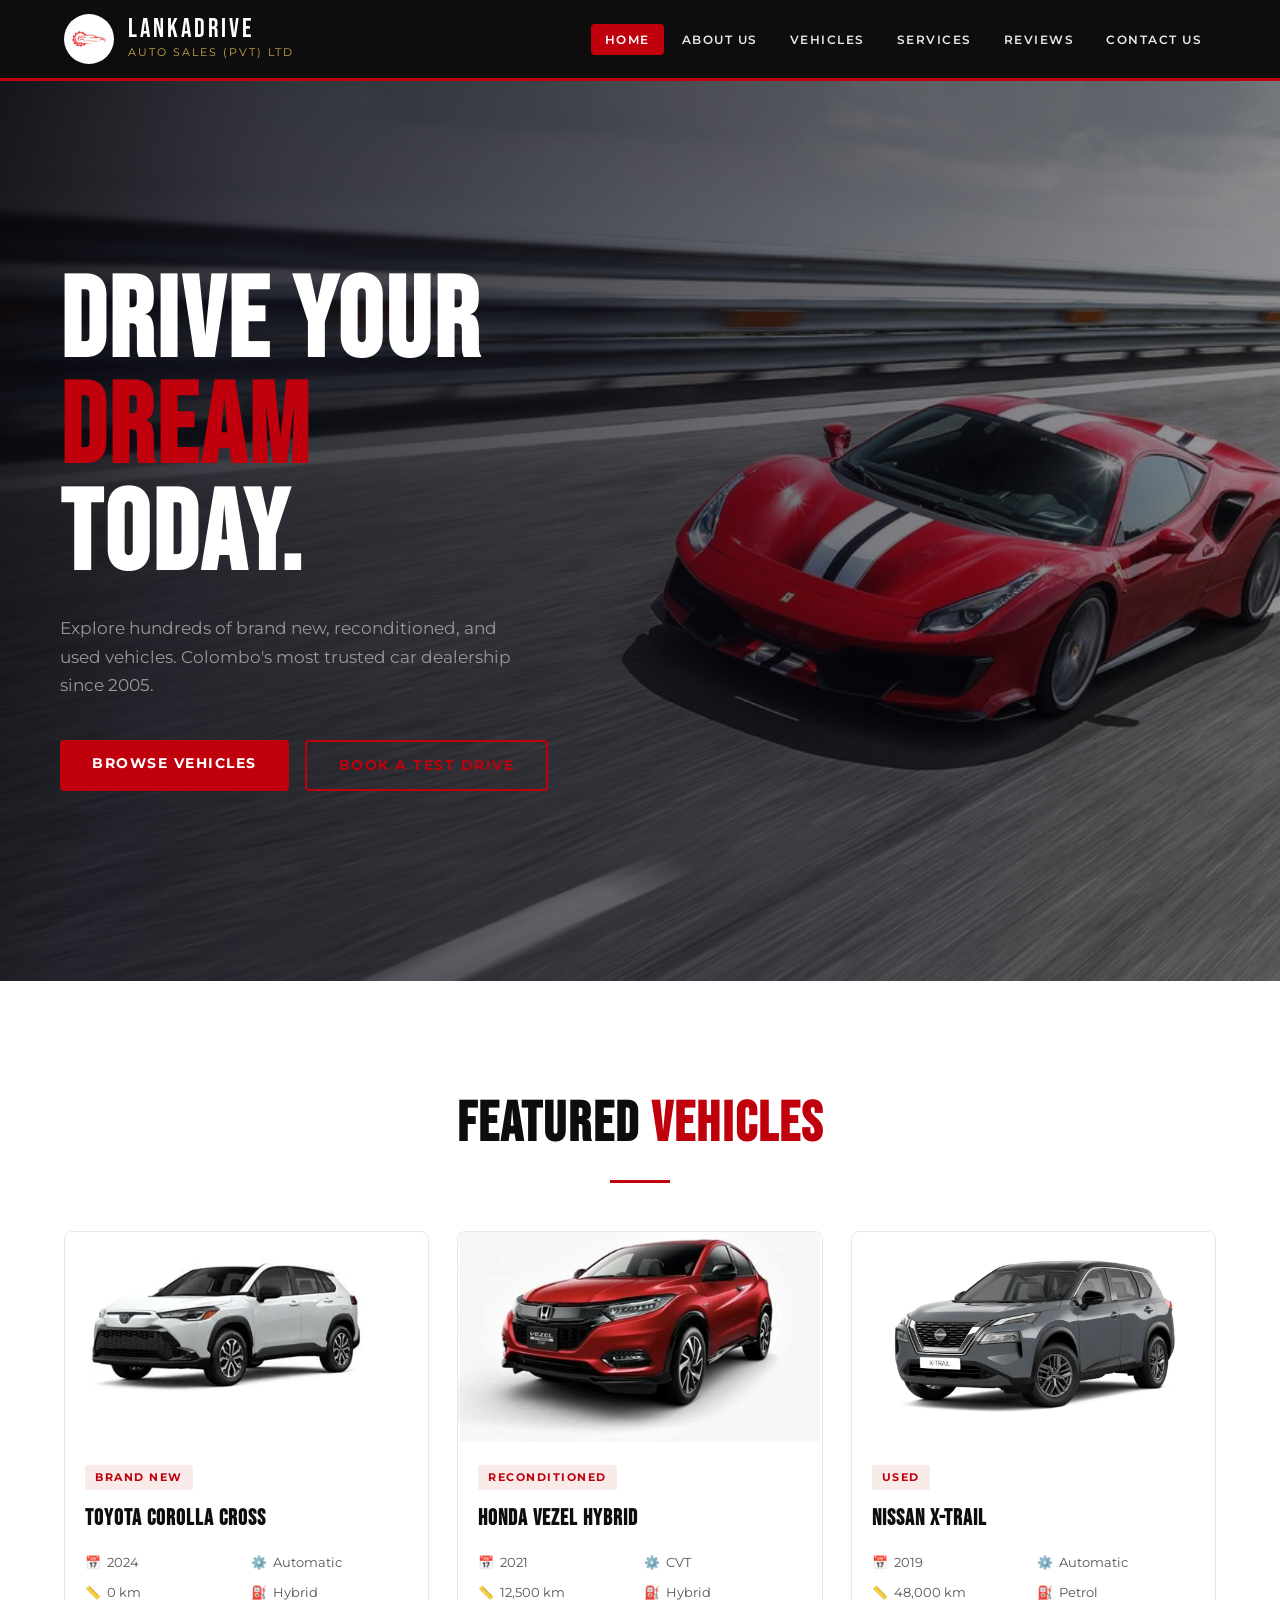
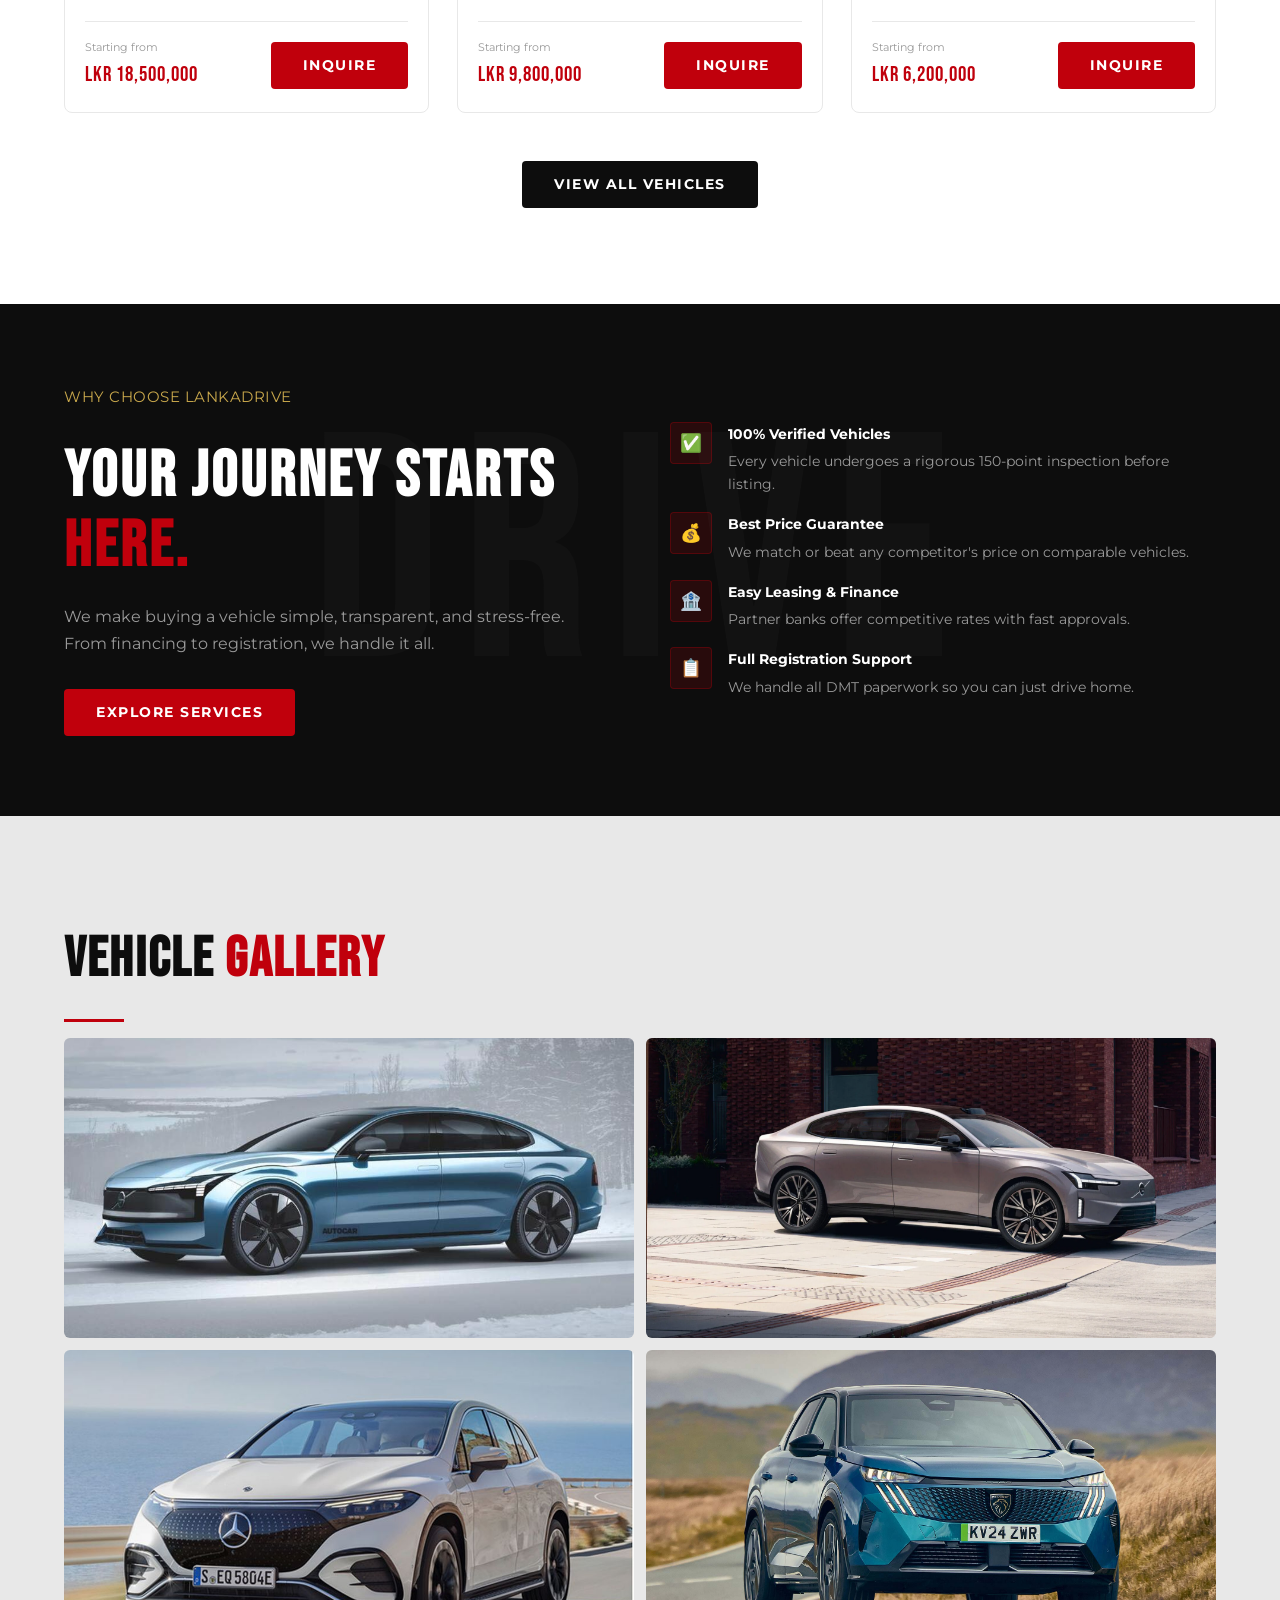
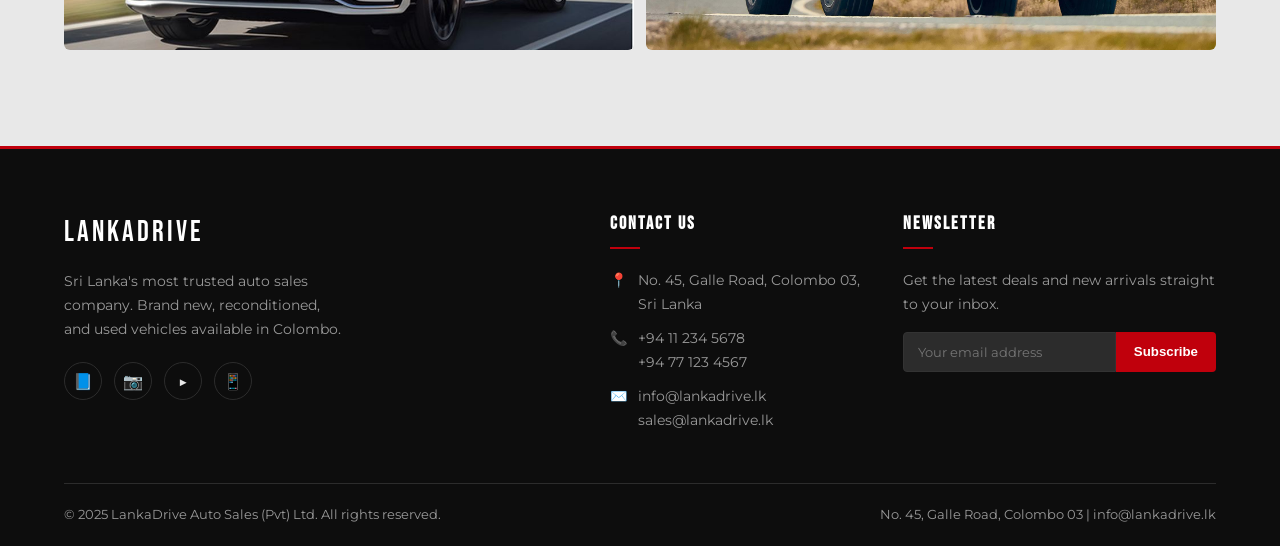
<file: index.html>
<!DOCTYPE html>
<html lang="en">
<head>
  <meta charset="UTF-8" />
  <meta name="viewport" content="width=device-width, initial-scale=1.0" />
  <title>LankaDrive Auto Sales (Pvt) Ltd</title>
  <link rel="stylesheet" href="css/style.css" />
</head>
<body>

  <!-- ===== HEADER ===== -->
  <header>
    <div class="header-inner">
      <div class="logo-wrap">
        <div class="logo-icon"><img src="media/logo.webp" alt="LankaDrive Logo"></div>
        <div class="logo-text">
          <div class="brand">LankaDrive</div>
          <div class="tagline">Auto Sales (Pvt) Ltd</div>
        </div>
      </div>
      <nav>
        <ul>
          <li><a href="index.html" class="active">Home</a></li>
          <li><a href="about.html">About Us</a></li>
          <li><a href="vehicles.html">Vehicles</a></li>
          <li><a href="services.html">Services</a></li>
          <li><a href="reviews.html">Reviews</a></li>
          <li><a href="contact.html">Contact Us</a></li>
        </ul>
      </nav>
    </div>
  </header>

  <!-- ===== HERO BANNER ===== -->
  <section class="hero">
    <div class="hero-bg"></div>
    <div class="hero-content">
      <h1>
        Drive Your
        <span class="accent">Dream</span>
        Today.
      </h1>
      <p>Explore hundreds of brand new, reconditioned, and used vehicles. Colombo's most trusted car dealership since 2005.</p>
      <div class="hero-btns">
        <a href="vehicles.html" class="btn btn-red">Browse Vehicles</a>
        <a href="contact.html" class="btn btn-outline">Book a Test Drive</a>
      </div>
    </div>
  </section>

  <!-- ===== FEATURED VEHICLES ===== -->
  <section class="featured-vehicles">
    <div class="container">
      <h2 class="section-title text-center">Featured <span>Vehicles</span></h2>
      <div class="divider" style="margin: 0 auto 48px;"></div>

      <div class="vehicles-grid">

        <div class="vehicle-card">
          <div class="card-img"><img src="media/fv1.webp" alt="Toyota Corolla Cross"></div>
          <div class="card-body">
            <span class="card-badge">Brand New</span>
            <h3 class="card-title">Toyota Corolla Cross</h3>
            <div class="card-specs">
              <div class="spec-item"><span>📅</span> 2024</div>
              <div class="spec-item"><span>⚙️</span> Automatic</div>
              <div class="spec-item"><span>📏</span> 0 km</div>
              <div class="spec-item"><span>⛽</span> Hybrid</div>
            </div>
            <div class="card-footer">
              <div class="price">
                <small>Starting from</small>
                LKR 18,500,000
              </div>
              <a href="contact.html" class="btn btn-red">Inquire</a>
            </div>
          </div>
        </div>

        <div class="vehicle-card">
          <div class="card-img"><img src="media/fv2.webp" alt="Honda Vezel Hybrid"></div>
          <div class="card-body">
            <span class="card-badge">Reconditioned</span>
            <h3 class="card-title">Honda Vezel Hybrid</h3>
            <div class="card-specs">
              <div class="spec-item"><span>📅</span> 2021</div>
              <div class="spec-item"><span>⚙️</span> CVT</div>
              <div class="spec-item"><span>📏</span> 12,500 km</div>
              <div class="spec-item"><span>⛽</span> Hybrid</div>
            </div>
            <div class="card-footer">
              <div class="price">
                <small>Starting from</small>
                LKR 9,800,000
              </div>
              <a href="contact.html" class="btn btn-red">Inquire</a>
            </div>
          </div>
        </div>

        <div class="vehicle-card">
          <div class="card-img"><img src="media/fv3.webp" alt="Nissan X-Trail"></div>
          <div class="card-body">
            <span class="card-badge">Used</span>
            <h3 class="card-title">Nissan X-Trail</h3>
            <div class="card-specs">
              <div class="spec-item"><span>📅</span> 2019</div>
              <div class="spec-item"><span>⚙️</span> Automatic</div>
              <div class="spec-item"><span>📏</span> 48,000 km</div>
              <div class="spec-item"><span>⛽</span> Petrol</div>
            </div>
            <div class="card-footer">
              <div class="price">
                <small>Starting from</small>
                LKR 6,200,000
              </div>
              <a href="contact.html" class="btn btn-red">Inquire</a>
            </div>
          </div>
        </div>

      </div>

      <div class="text-center mt-48">
        <a href="vehicles.html" class="btn btn-dark">View All Vehicles</a>
      </div>
    </div>
  </section>

  <!-- ===== PROMO SECTION ===== -->
  <section class="promo-section">
    <div class="container">
      <div class="promo-inner">
        <div class="promo-text">
          <p class="section-sub" style="color: var(--gold);">WHY CHOOSE LANKADRIVE</p>
          <h2>Your Journey Starts <span>Here.</span></h2>
          <p>We make buying a vehicle simple, transparent, and stress-free. From financing to registration, we handle it all.</p>
          <a href="services.html" class="btn btn-red">Explore Services</a>
        </div>
        <div class="promo-features">
          <div class="promo-feature">
            <div class="icon">✅</div>
            <div>
              <strong>100% Verified Vehicles</strong>
              <p>Every vehicle undergoes a rigorous 150-point inspection before listing.</p>
            </div>
          </div>
          <div class="promo-feature">
            <div class="icon">💰</div>
            <div>
              <strong>Best Price Guarantee</strong>
              <p>We match or beat any competitor's price on comparable vehicles.</p>
            </div>
          </div>
          <div class="promo-feature">
            <div class="icon">🏦</div>
            <div>
              <strong>Easy Leasing &amp; Finance</strong>
              <p>Partner banks offer competitive rates with fast approvals.</p>
            </div>
          </div>
          <div class="promo-feature">
            <div class="icon">📋</div>
            <div>
              <strong>Full Registration Support</strong>
              <p>We handle all DMT paperwork so you can just drive home.</p>
            </div>
          </div>
        </div>
      </div>
    </div>
  </section>

  <!-- ===== GALLERY ===== -->
  <section class="gallery-section">
    <div class="container">
      <h2 class="section-title">Vehicle <span>Gallery</span></h2>
      <div class="divider"></div>
      <div class="gallery-grid">
        <div class="gallery-item"><img src="media/car1.jpg" alt="Vehicle 1"></div>
        <div class="gallery-item"><img src="media/car2.webp" alt="Vehicle 2"></div>
        <div class="gallery-item"><img src="media/car3.jpg" alt="Vehicle 3"></div>
        <div class="gallery-item"><img src="media/car4.jpg" alt="Vehicle 4"></div>
      </div>
    </div>
  </section>

  <!-- ===== FOOTER ===== -->
  <footer>
    <div class="container">
      <div class="footer-grid">
        <div class="footer-brand">
          <div class="brand">LankaDrive</div>
          <p>Sri Lanka's most trusted auto sales company. Brand new, reconditioned, and used vehicles available in Colombo.</p>
          <div class="social-links">
            <a href="#" title="Facebook">📘</a>
            <a href="#" title="Instagram">📷</a>
            <a href="#" title="YouTube">▶️</a>
            <a href="#" title="WhatsApp">📱</a>
          </div>
        </div>
        <div class="footer-col">
          <h4>Contact Us</h4>
          <ul class="footer-contact">
            <li><span>📍</span><span>No. 45, Galle Road, Colombo 03, Sri Lanka</span></li>
            <li><span>📞</span><span>+94 11 234 5678<br>+94 77 123 4567</span></li>
            <li><span>✉️</span><span>info@lankadrive.lk<br>sales@lankadrive.lk</span></li>
          </ul>
        </div>
        <div class="footer-col">
          <h4>Newsletter</h4>
          <p style="font-size:0.85rem;color:var(--grey-light);margin-bottom:16px;">Get the latest deals and new arrivals straight to your inbox.</p>
          <form class="newsletter-form" onsubmit="return false;">
            <input type="email" placeholder="Your email address" />
            <button type="submit">Subscribe</button>
          </form>
        </div>
      </div>
      <div class="footer-bottom">
        <p>&copy; 2025 LankaDrive Auto Sales (Pvt) Ltd. All rights reserved.</p>
        <p>No. 45, Galle Road, Colombo 03 | info@lankadrive.lk</p>
      </div>
    </div>
  </footer>

</body>
</html>
</file>
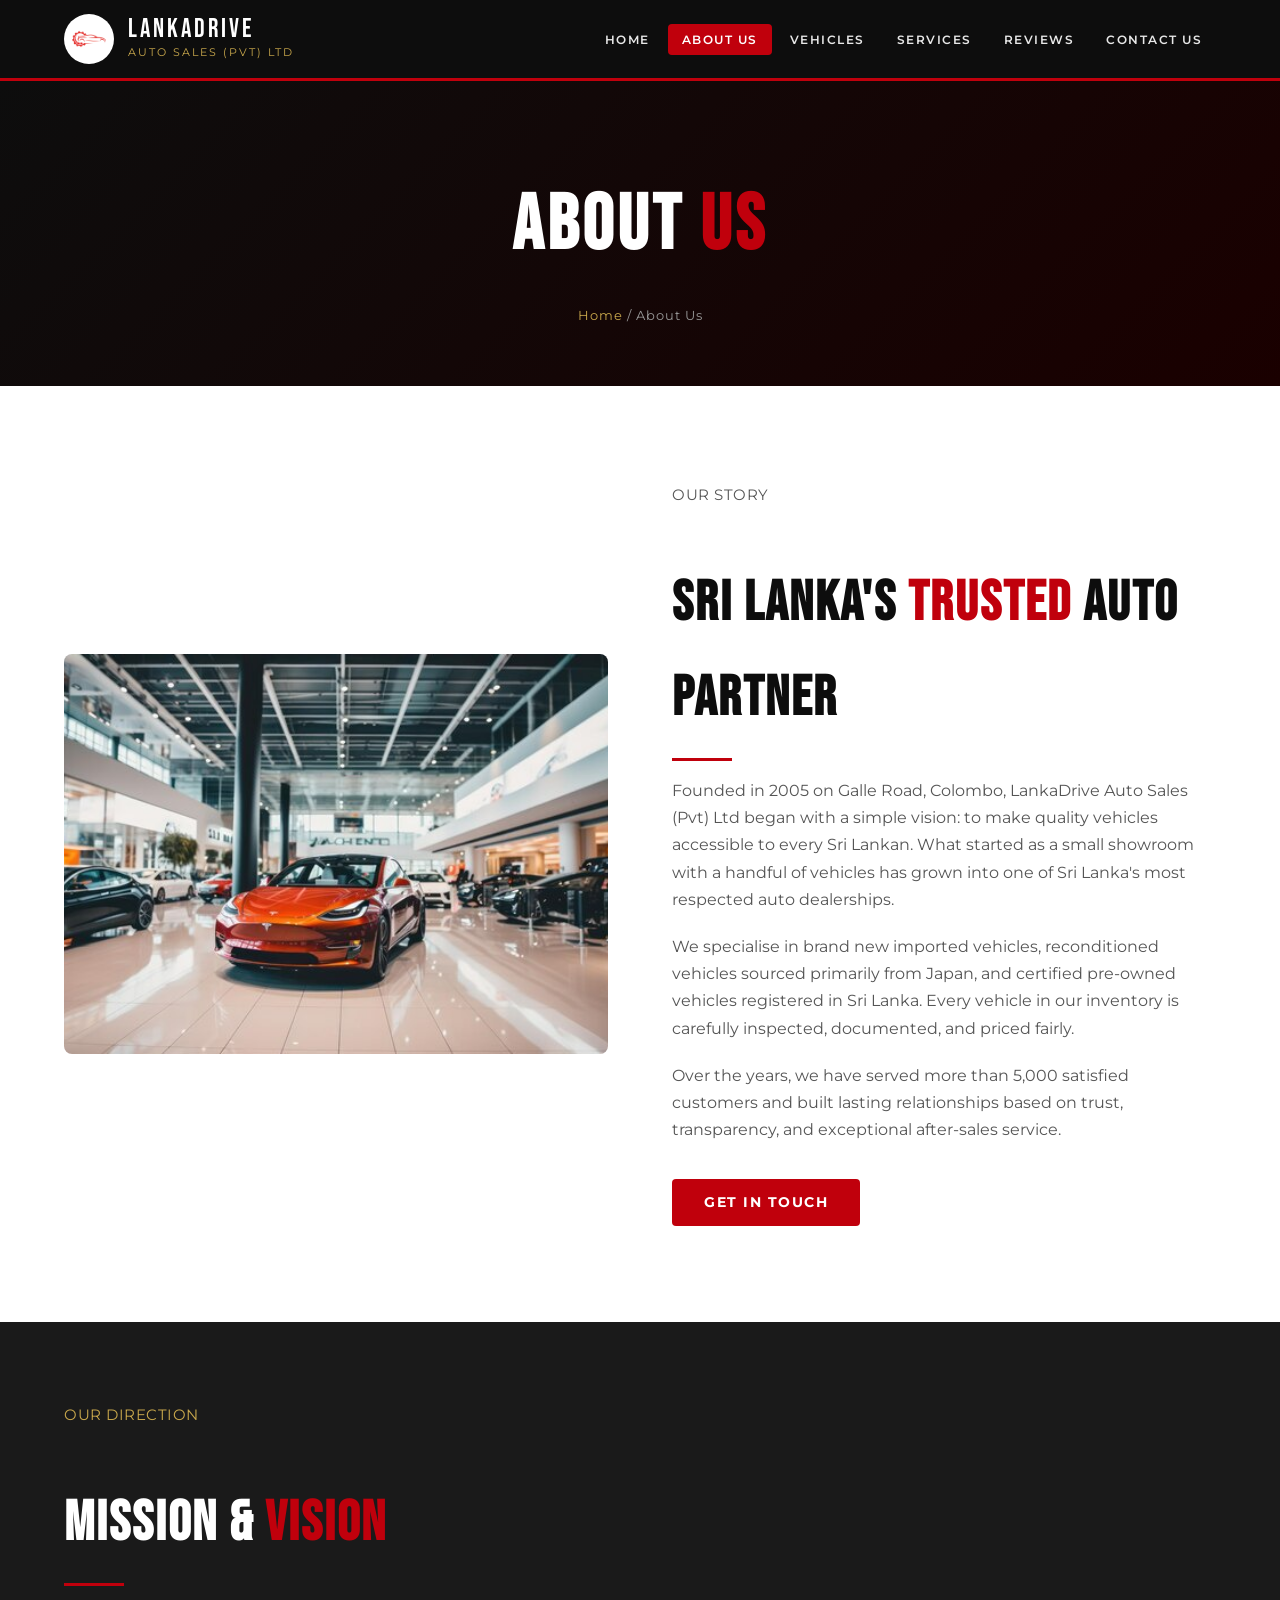
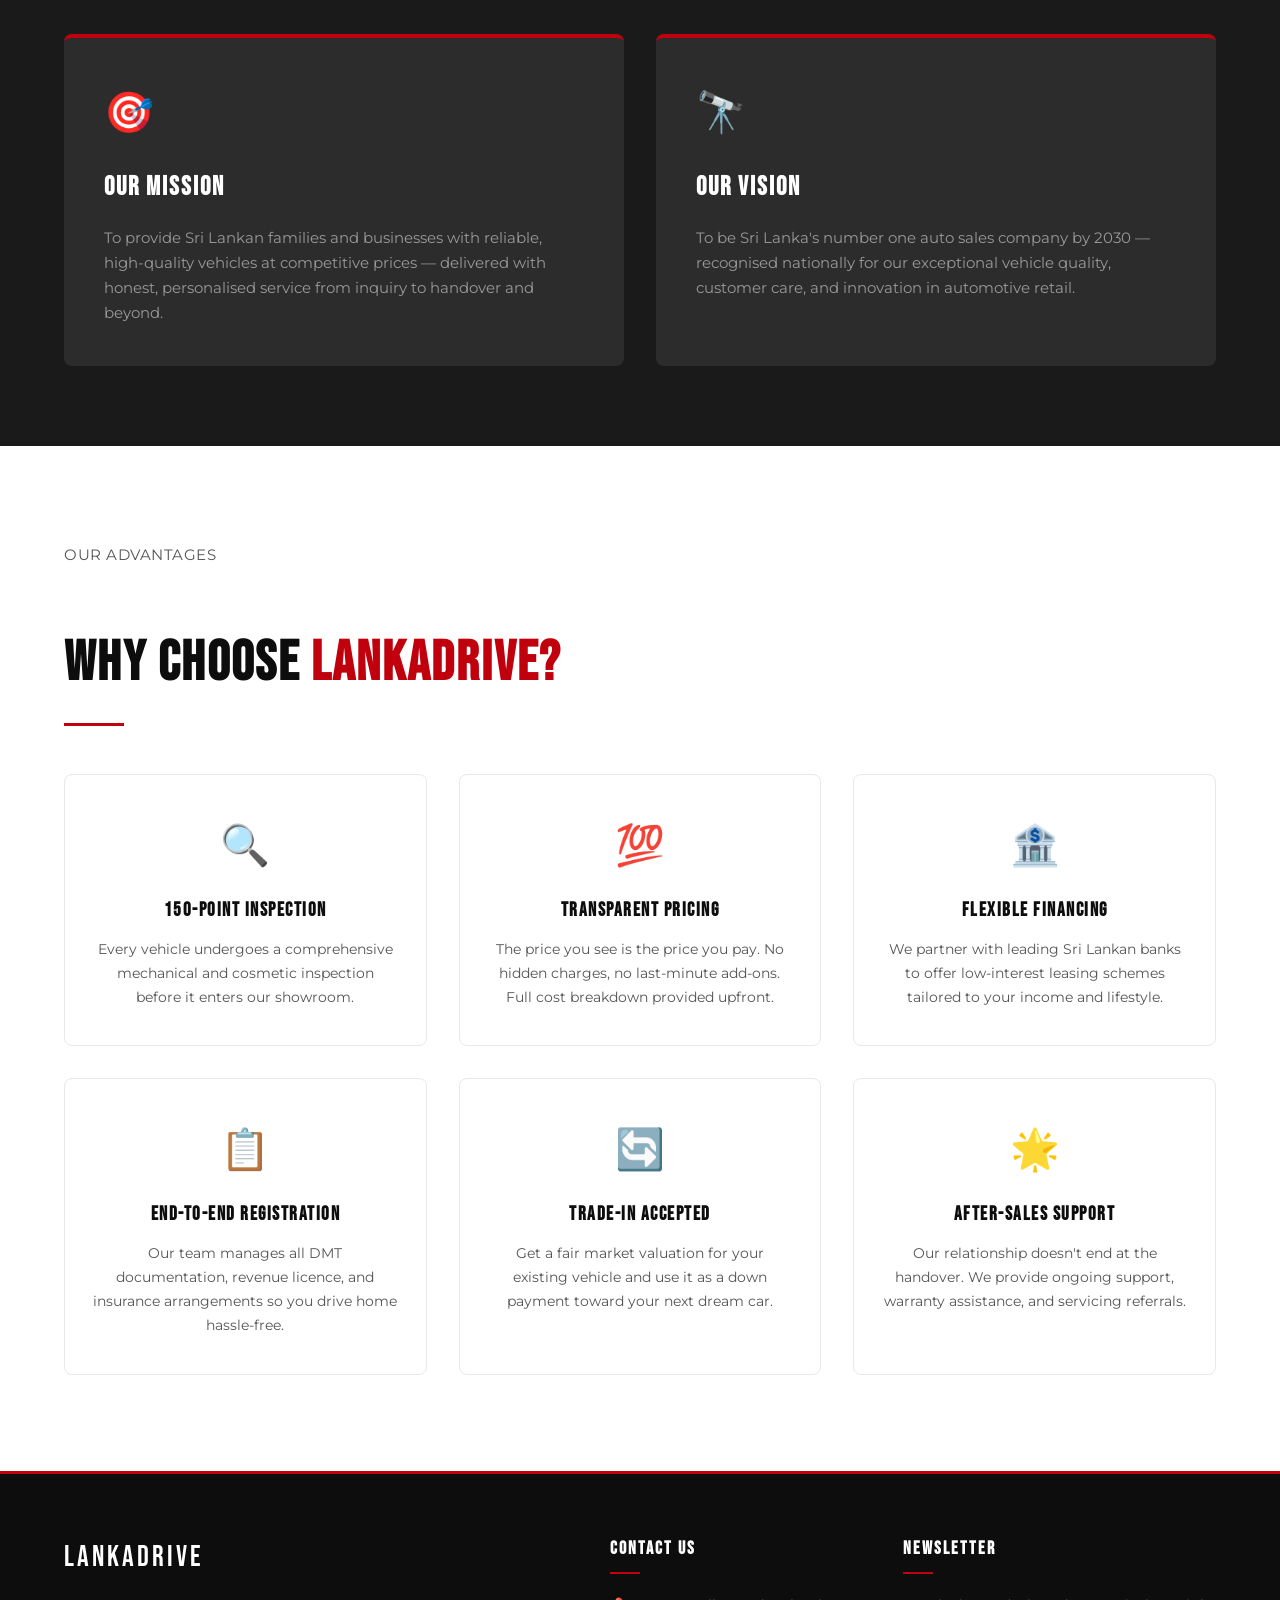
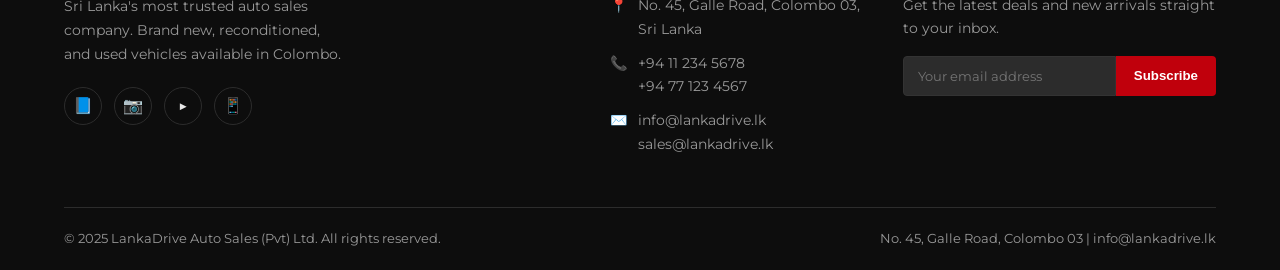
<file: about.html>
<!DOCTYPE html>
<html lang="en">
<head>
  <meta charset="UTF-8" />
  <meta name="viewport" content="width=device-width, initial-scale=1.0" />
  <title>About Us — LankaDrive Auto Sales</title>
  <link rel="stylesheet" href="css/style.css" />
</head>
<body>

  <!-- ===== HEADER ===== -->
  <header>
    <div class="header-inner">
      <div class="logo-wrap">
        <div class="logo-icon"><img src="media/logo.webp" alt="LankaDrive Logo"></div>
        <div class="logo-text">
          <div class="brand">LankaDrive</div>
          <div class="tagline">Auto Sales (Pvt) Ltd</div>
        </div>
      </div>
      <nav>
        <ul>
          <li><a href="index.html">Home</a></li>
          <li><a href="about.html" class="active">About Us</a></li>
          <li><a href="vehicles.html">Vehicles</a></li>
          <li><a href="services.html">Services</a></li>
          <li><a href="reviews.html">Reviews</a></li>
          <li><a href="contact.html">Contact Us</a></li>
        </ul>
      </nav>
    </div>
  </header>

  <!-- ===== PAGE HERO ===== -->
  <section class="page-hero">
    <div class="container">
      <h1>About <span>Us</span></h1>
      <p class="breadcrumb"><a href="index.html">Home</a> / About Us</p>
    </div>
  </section>

  <!-- ===== COMPANY INTRODUCTION ===== -->
  <section class="about-intro">
    <div class="container">
      <div class="about-grid">
        <div class="about-img-wrap">
          <div class="img-main"><img src="media/showroom.jpg" alt="LankaDrive Showroom"></div>
        </div>
        <div>
          <p class="section-sub">OUR STORY</p>
          <h2 class="section-title">Sri Lanka's <span>Trusted</span> Auto Partner</h2>
          <div class="divider"></div>
          <p style="margin-bottom:20px;color:var(--grey);">
            Founded in 2005 on Galle Road, Colombo, LankaDrive Auto Sales (Pvt) Ltd began with a simple vision: to make quality vehicles accessible to every Sri Lankan. What started as a small showroom with a handful of vehicles has grown into one of Sri Lanka's most respected auto dealerships.
          </p>
          <p style="margin-bottom:20px;color:var(--grey);">
            We specialise in brand new imported vehicles, reconditioned vehicles sourced primarily from Japan, and certified pre-owned vehicles registered in Sri Lanka. Every vehicle in our inventory is carefully inspected, documented, and priced fairly.
          </p>
          <p style="margin-bottom:36px;color:var(--grey);">
            Over the years, we have served more than 5,000 satisfied customers and built lasting relationships based on trust, transparency, and exceptional after-sales service.
          </p>
          <a href="contact.html" class="btn btn-red">Get in Touch</a>
        </div>
      </div>
    </div>
  </section>

  <!-- ===== MISSION & VISION ===== -->
  <section class="mv-section">
    <div class="container">
      <p class="section-sub" style="color:var(--gold);">OUR DIRECTION</p>
      <h2 class="section-title" style="color:var(--white);">Mission &amp; <span>Vision</span></h2>
      <div class="divider" style="margin-bottom:48px;"></div>
      <div class="mv-grid">
        <div class="mv-card">
          <div class="icon">🎯</div>
          <h3>Our Mission</h3>
          <p>To provide Sri Lankan families and businesses with reliable, high-quality vehicles at competitive prices — delivered with honest, personalised service from inquiry to handover and beyond.</p>
        </div>
        <div class="mv-card">
          <div class="icon">🔭</div>
          <h3>Our Vision</h3>
          <p>To be Sri Lanka's number one auto sales company by 2030 — recognised nationally for our exceptional vehicle quality, customer care, and innovation in automotive retail.</p>
        </div>
      </div>
    </div>
  </section>

  <!-- ===== WHY CHOOSE US ===== -->
  <section class="why-choose">
    <div class="container">
      <p class="section-sub">OUR ADVANTAGES</p>
      <h2 class="section-title">Why Choose <span>LankaDrive?</span></h2>
      <div class="divider"></div>
      <div class="why-grid">
        <div class="why-card">
          <div class="icon">🔍</div>
          <h4>150-Point Inspection</h4>
          <p>Every vehicle undergoes a comprehensive mechanical and cosmetic inspection before it enters our showroom.</p>
        </div>
        <div class="why-card">
          <div class="icon">💯</div>
          <h4>Transparent Pricing</h4>
          <p>The price you see is the price you pay. No hidden charges, no last-minute add-ons. Full cost breakdown provided upfront.</p>
        </div>
        <div class="why-card">
          <div class="icon">🏦</div>
          <h4>Flexible Financing</h4>
          <p>We partner with leading Sri Lankan banks to offer low-interest leasing schemes tailored to your income and lifestyle.</p>
        </div>
        <div class="why-card">
          <div class="icon">📋</div>
          <h4>End-to-End Registration</h4>
          <p>Our team manages all DMT documentation, revenue licence, and insurance arrangements so you drive home hassle-free.</p>
        </div>
        <div class="why-card">
          <div class="icon">🔄</div>
          <h4>Trade-In Accepted</h4>
          <p>Get a fair market valuation for your existing vehicle and use it as a down payment toward your next dream car.</p>
        </div>
        <div class="why-card">
          <div class="icon">🌟</div>
          <h4>After-Sales Support</h4>
          <p>Our relationship doesn't end at the handover. We provide ongoing support, warranty assistance, and servicing referrals.</p>
        </div>
      </div>
    </div>
  </section>

  <!-- ===== FOOTER ===== -->
  <footer>
    <div class="container">
      <div class="footer-grid">
        <div class="footer-brand">
          <div class="brand">LankaDrive</div>
          <p>Sri Lanka's most trusted auto sales company. Brand new, reconditioned, and used vehicles available in Colombo.</p>
          <div class="social-links">
            <a href="#" title="Facebook">📘</a>
            <a href="#" title="Instagram">📷</a>
            <a href="#" title="YouTube">▶️</a>
            <a href="#" title="WhatsApp">📱</a>
          </div>
        </div>
        <div class="footer-col">
          <h4>Contact Us</h4>
          <ul class="footer-contact">
            <li><span>📍</span><span>No. 45, Galle Road, Colombo 03, Sri Lanka</span></li>
            <li><span>📞</span><span>+94 11 234 5678<br>+94 77 123 4567</span></li>
            <li><span>✉️</span><span>info@lankadrive.lk<br>sales@lankadrive.lk</span></li>
          </ul>
        </div>
        <div class="footer-col">
          <h4>Newsletter</h4>
          <p style="font-size:0.85rem;color:var(--grey-light);margin-bottom:16px;">Get the latest deals and new arrivals straight to your inbox.</p>
          <form class="newsletter-form" onsubmit="return false;">
            <input type="email" placeholder="Your email address" />
            <button type="submit">Subscribe</button>
          </form>
        </div>
      </div>
      <div class="footer-bottom">
        <p>&copy; 2025 LankaDrive Auto Sales (Pvt) Ltd. All rights reserved.</p>
        <p>No. 45, Galle Road, Colombo 03 | info@lankadrive.lk</p>
      </div>
    </div>
  </footer>

</body>
</html>
</file>
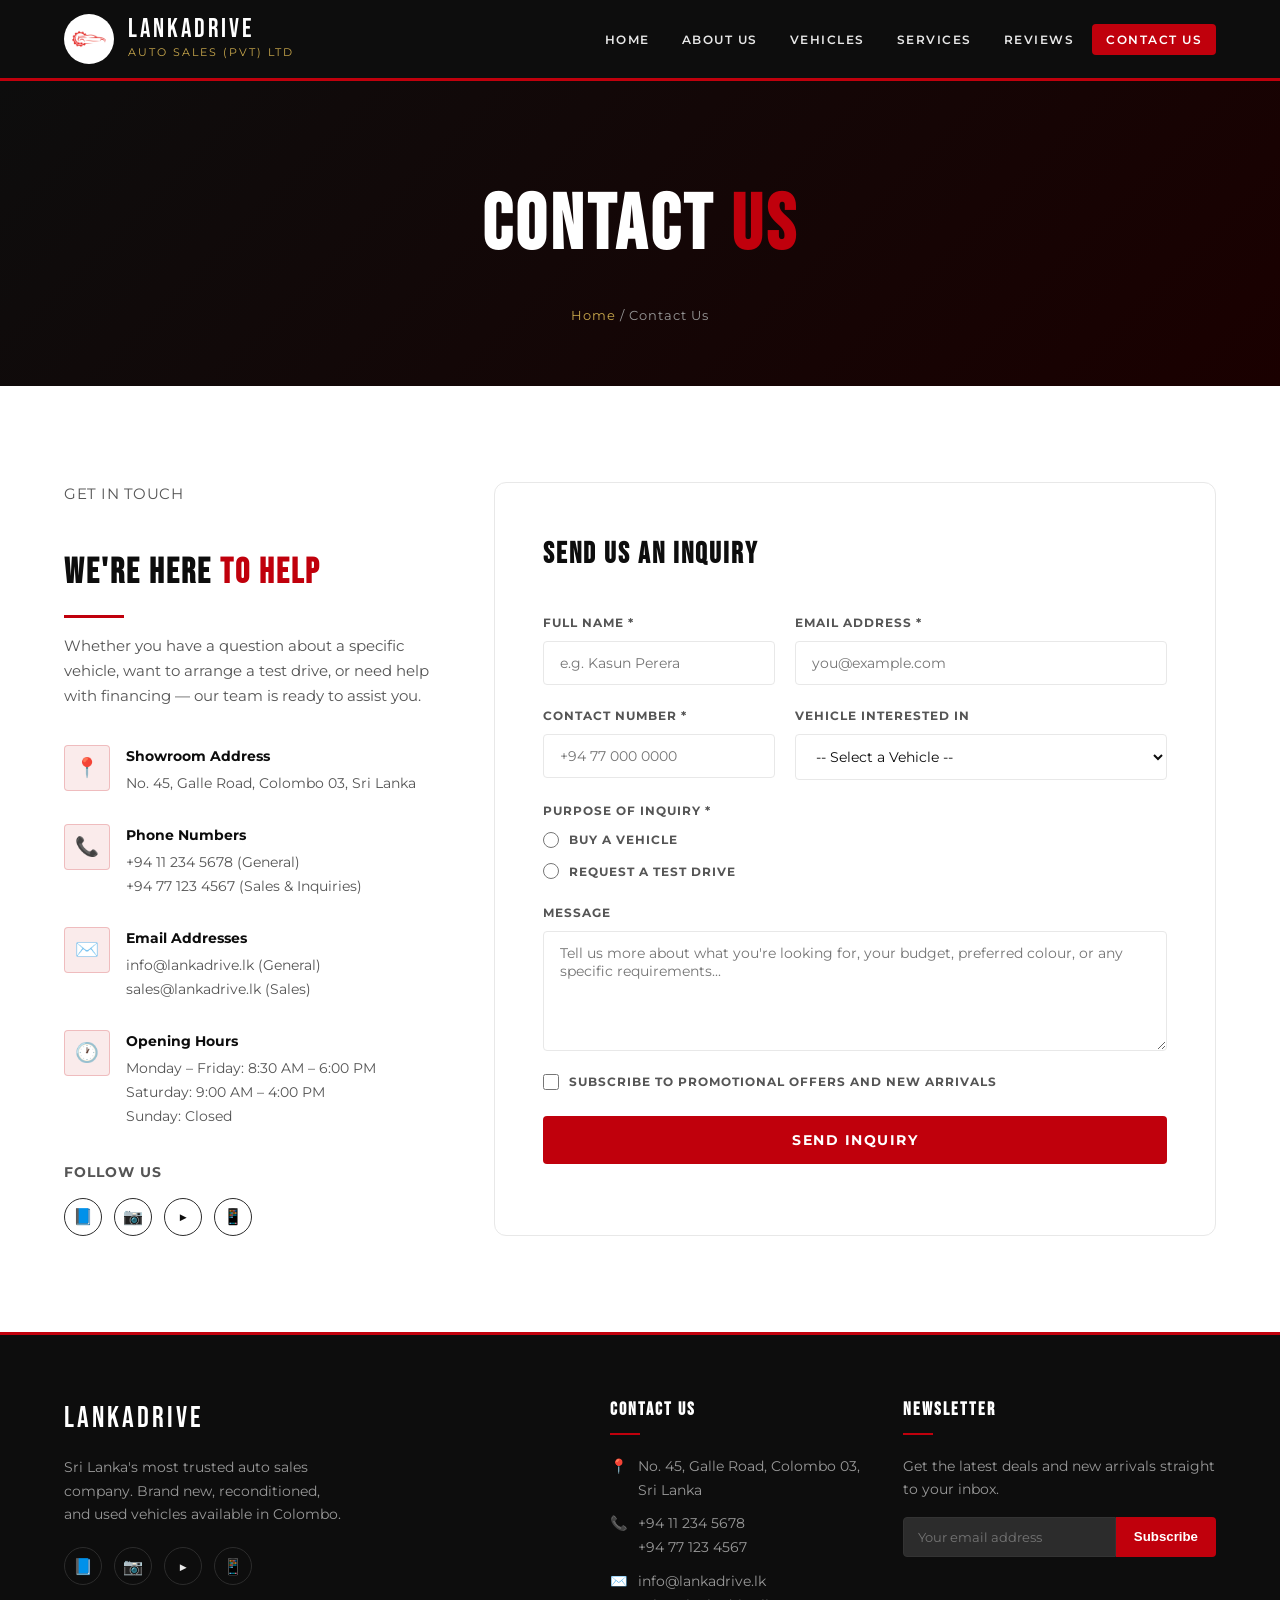
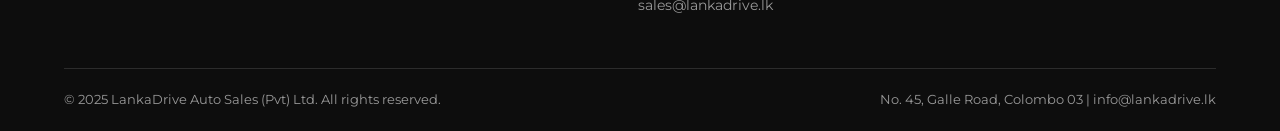
<file: contact.html>
<!DOCTYPE html>
<html lang="en">
<head>
  <meta charset="UTF-8" />
  <meta name="viewport" content="width=device-width, initial-scale=1.0" />
  <title>Contact Us</title>
  <link rel="stylesheet" href="css/style.css" />
</head>
<body>

  <!-- ===== HEADER ===== -->
  <header>
    <div class="header-inner">
      <div class="logo-wrap">
        <div class="logo-icon"><img src="media/logo.webp" alt="LankaDrive Logo"></div>
        <div class="logo-text">
          <div class="brand">LankaDrive</div>
          <div class="tagline">Auto Sales (Pvt) Ltd</div>
        </div>
      </div>
      <nav>
        <ul>
          <li><a href="index.html">Home</a></li>
          <li><a href="about.html">About Us</a></li>
          <li><a href="vehicles.html">Vehicles</a></li>
          <li><a href="services.html">Services</a></li>
          <li><a href="reviews.html">Reviews</a></li>
          <li><a href="contact.html" class="active">Contact Us</a></li>
        </ul>
      </nav>
    </div>
  </header>

  <!-- ===== PAGE HERO ===== -->
  <section class="page-hero">
    <div class="container">
      <h1>Contact <span>Us</span></h1>
      <p class="breadcrumb"><a href="index.html">Home</a> / Contact Us</p>
    </div>
  </section>

  <!-- ===== CONTACT SECTION ===== -->
  <section class="contact-section">
    <div class="container">
      <div class="contact-layout">

        <!-- Contact Info -->
        <div class="contact-info">
          <p class="section-sub">GET IN TOUCH</p>
          <h2>We're Here <span>to Help</span></h2>
          <div class="divider"></div>
          <p>Whether you have a question about a specific vehicle, want to arrange a test drive, or need help with financing — our team is ready to assist you.</p>

          <div class="info-item">
            <div class="info-icon">📍</div>
            <div>
              <strong>Showroom Address</strong>
              <p>No. 45, Galle Road, Colombo 03, Sri Lanka</p>
            </div>
          </div>

          <div class="info-item">
            <div class="info-icon">📞</div>
            <div>
              <strong>Phone Numbers</strong>
              <p>+94 11 234 5678 (General)<br>+94 77 123 4567 (Sales &amp; Inquiries)</p>
            </div>
          </div>

          <div class="info-item">
            <div class="info-icon">✉️</div>
            <div>
              <strong>Email Addresses</strong>
              <p>info@lankadrive.lk (General)<br>sales@lankadrive.lk (Sales)</p>
            </div>
          </div>

          <div class="info-item">
            <div class="info-icon">🕐</div>
            <div>
              <strong>Opening Hours</strong>
              <p>Monday – Friday: 8:30 AM – 6:00 PM<br>Saturday: 9:00 AM – 4:00 PM<br>Sunday: Closed</p>
            </div>
          </div>

          <div style="margin-top:32px;">
            <p style="font-size:0.85rem;font-weight:700;letter-spacing:1px;text-transform:uppercase;color:var(--grey);margin-bottom:14px;">Follow Us</p>
            <div class="social-links">
              <a href="#" title="Facebook">📘</a>
              <a href="#" title="Instagram">📷</a>
              <a href="#" title="YouTube">▶️</a>
              <a href="#" title="WhatsApp">📱</a>
            </div>
          </div>
        </div>

        <!-- Inquiry Form -->
        <div class="inquiry-form">
          <h3>Send Us an Inquiry</h3>

          <form id="inquiryForm" onsubmit="handleSubmit(event)">
            <div class="form-grid">

              <div class="form-group">
                <label for="fullName">Full Name *</label>
                <input type="text" id="fullName" name="fullName" placeholder="e.g. Kasun Perera" required />
              </div>

              <div class="form-group">
                <label for="email">Email Address *</label>
                <input type="email" id="email" name="email" placeholder="you@example.com" required />
              </div>

              <div class="form-group">
                <label for="phone">Contact Number *</label>
                <input type="tel" id="phone" name="phone" placeholder="+94 77 000 0000" required />
              </div>

              <div class="form-group">
                <label for="vehicle">Vehicle Interested In</label>
                <select id="vehicle" name="vehicle">
                  <option value="">-- Select a Vehicle --</option>
                  <option value="toyota-corolla-cross">Toyota Corolla Cross (2024) — Brand New</option>
                  <option value="honda-vezel">Honda Vezel Hybrid (2021) — Reconditioned</option>
                  <option value="nissan-xtrail">Nissan X-Trail (2019) — Used</option>
                  <option value="suzuki-alto">Suzuki Alto Turbo RS (2022) — Reconditioned</option>
                  <option value="toyota-hiace">Toyota HiAce (2024) — Brand New</option>
                  <option value="mitsubishi-outlander">Mitsubishi Outlander (2018) — Used</option>
                  <option value="other">Other / Not Sure Yet</option>
                </select>
              </div>

              <div class="form-group full">
                <label>Purpose of Inquiry *</label>
                <div class="radio-group">
                  <label class="radio-label">
                    <input type="radio" name="purpose" value="buy" required />
                    Buy a vehicle
                  </label>
                  <label class="radio-label">
                    <input type="radio" name="purpose" value="testdrive" />
                    Request a test drive
                  </label>
                </div>
              </div>

              <div class="form-group full">
                <label for="message">Message</label>
                <textarea id="message" name="message" placeholder="Tell us more about what you're looking for, your budget, preferred colour, or any specific requirements..."></textarea>
              </div>

              <div class="form-group full">
                <label class="checkbox-label">
                  <input type="checkbox" name="subscribe" value="yes" />
                  Subscribe to promotional offers and new arrivals
                </label>
              </div>

            </div>

            <button type="submit" class="btn btn-red" style="margin-top:24px;width:100%;padding:16px;">
              Send Inquiry
            </button>
          </form>

          <div id="successMsg" style="display:none;margin-top:24px;background:rgba(0,150,50,0.08);border:1px solid rgba(0,150,50,0.3);color:#0a6b2a;padding:20px;border-radius:6px;text-align:center;">
            ✅ <strong>Thank you!</strong> Your inquiry has been received. Our team will contact you within 24 hours.
          </div>
        </div>

      </div>
    </div>
  </section>

  <!-- ===== FOOTER ===== -->
  <footer>
    <div class="container">
      <div class="footer-grid">
        <div class="footer-brand">
          <div class="brand">LankaDrive</div>
          <p>Sri Lanka's most trusted auto sales company. Brand new, reconditioned, and used vehicles available in Colombo.</p>
          <div class="social-links">
            <a href="#" title="Facebook">📘</a>
            <a href="#" title="Instagram">📷</a>
            <a href="#" title="YouTube">▶️</a>
            <a href="#" title="WhatsApp">📱</a>
          </div>
        </div>
        <div class="footer-col">
          <h4>Contact Us</h4>
          <ul class="footer-contact">
            <li><span>📍</span><span>No. 45, Galle Road, Colombo 03, Sri Lanka</span></li>
            <li><span>📞</span><span>+94 11 234 5678<br>+94 77 123 4567</span></li>
            <li><span>✉️</span><span>info@lankadrive.lk<br>sales@lankadrive.lk</span></li>
          </ul>
        </div>
        <div class="footer-col">
          <h4>Newsletter</h4>
          <p style="font-size:0.85rem;color:var(--grey-light);margin-bottom:16px;">Get the latest deals and new arrivals straight to your inbox.</p>
          <form class="newsletter-form" onsubmit="return false;">
            <input type="email" placeholder="Your email address" />
            <button type="submit">Subscribe</button>
          </form>
        </div>
      </div>
      <div class="footer-bottom">
        <p>&copy; 2025 LankaDrive Auto Sales (Pvt) Ltd. All rights reserved.</p>
        <p>No. 45, Galle Road, Colombo 03 | info@lankadrive.lk</p>
      </div>
    </div>
  </footer>

  <script>
    function handleSubmit(e) {
      e.preventDefault();
      document.getElementById('inquiryForm').style.display = 'none';
      document.getElementById('successMsg').style.display = 'block';
    }
  </script>

</body>
</html>
</file>
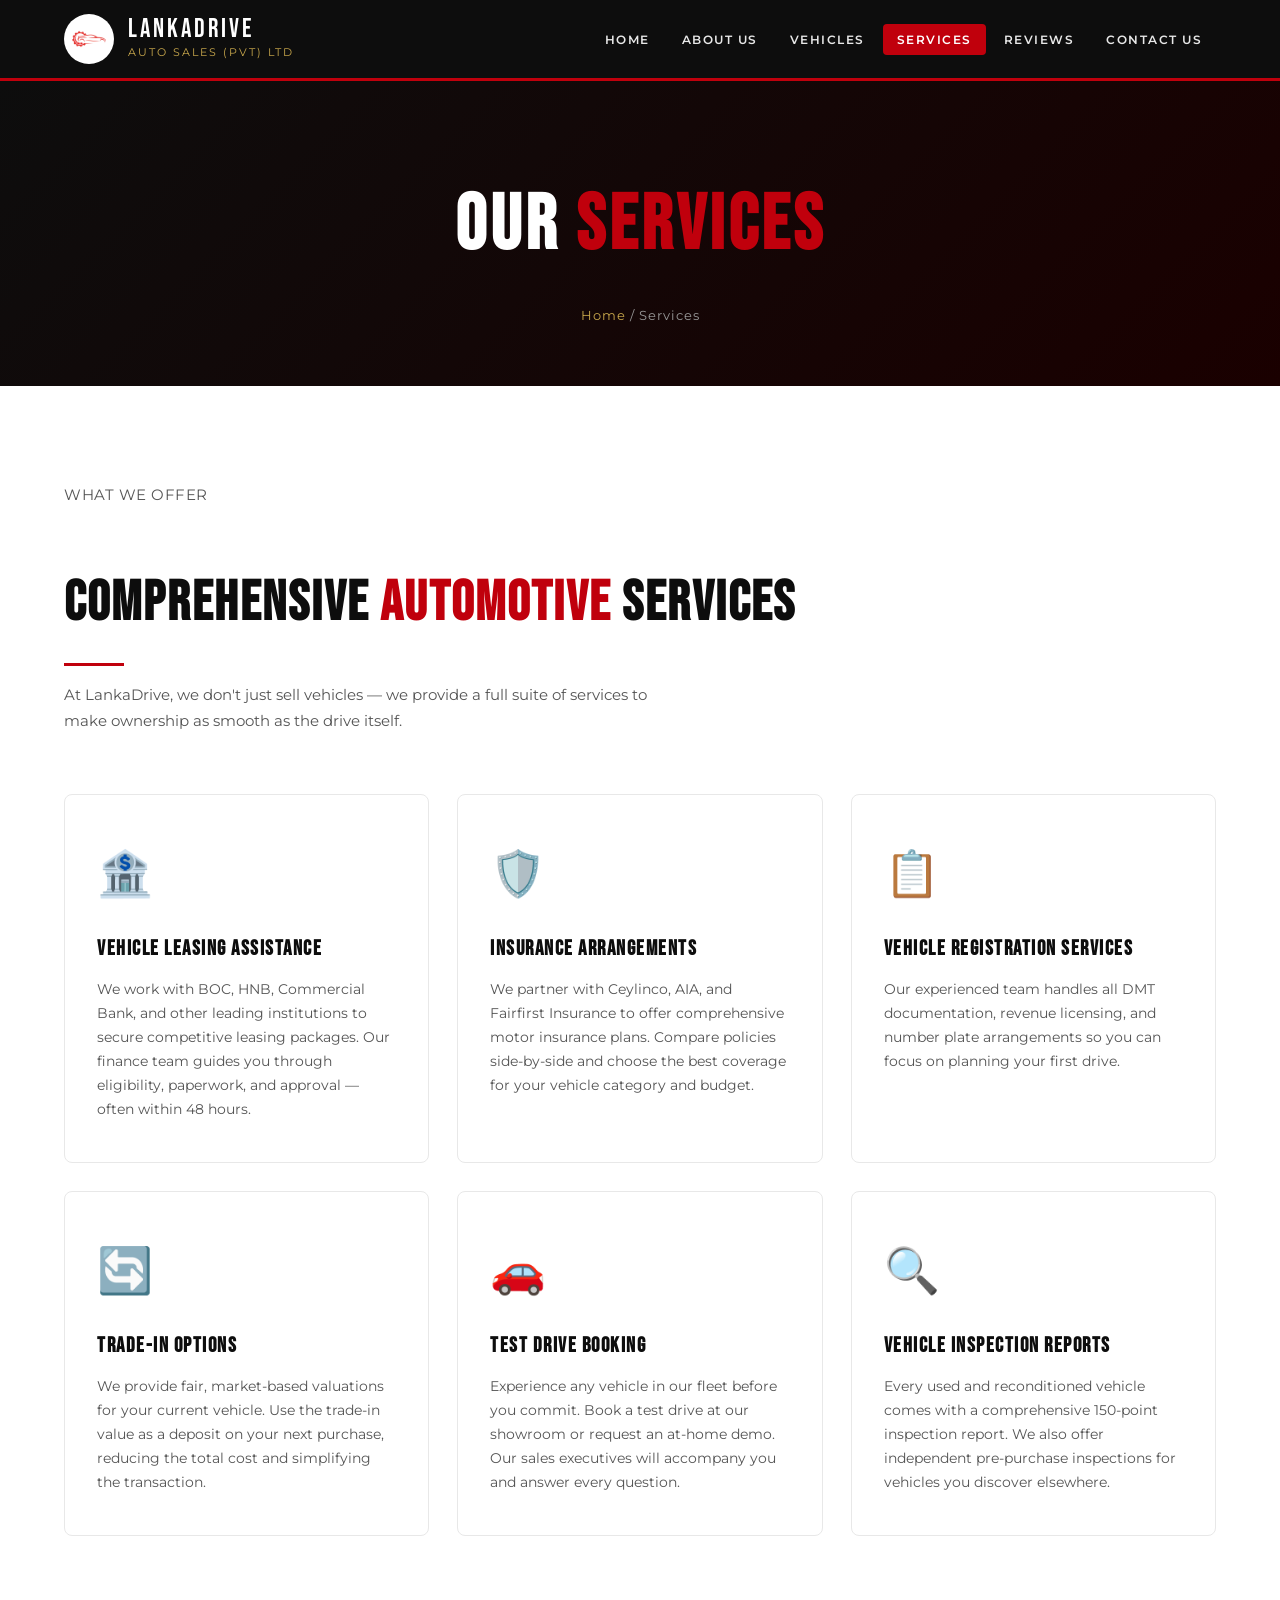
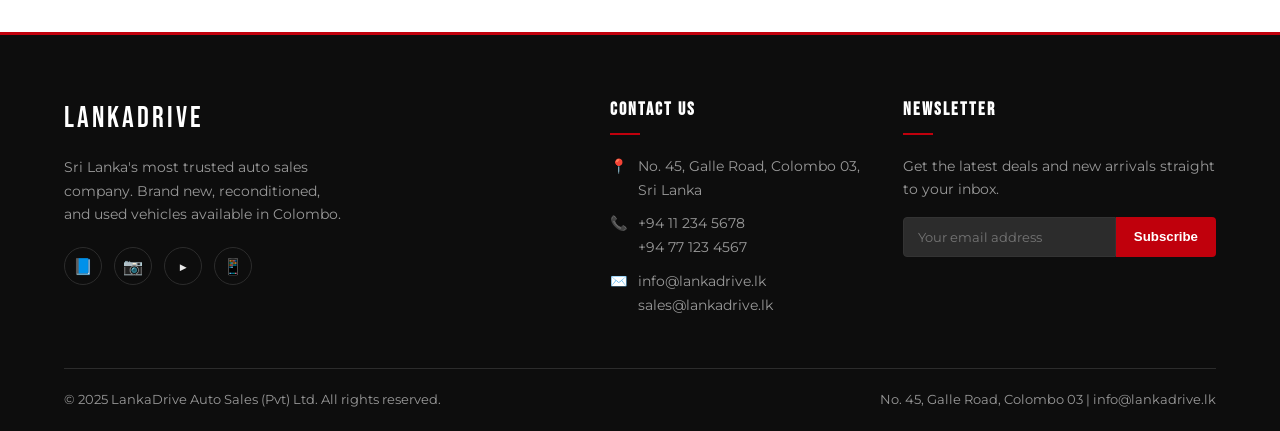
<file: services.html>
<!DOCTYPE html>
<html lang="en">
<head>
  <meta charset="UTF-8" />
  <meta name="viewport" content="width=device-width, initial-scale=1.0" />
  <title>Services — LankaDrive Auto Sales</title>
  <link rel="stylesheet" href="css/style.css" />
</head>
<body>

  <!-- ===== HEADER ===== -->
  <header>
    <div class="header-inner">
      <div class="logo-wrap">
        <div class="logo-icon"><img src="media/logo.webp" alt="LankaDrive Logo"></div>
        <div class="logo-text">
          <div class="brand">LankaDrive</div>
          <div class="tagline">Auto Sales (Pvt) Ltd</div>
        </div>
      </div>
      <nav>
        <ul>
          <li><a href="index.html">Home</a></li>
          <li><a href="about.html">About Us</a></li>
          <li><a href="vehicles.html">Vehicles</a></li>
          <li><a href="services.html" class="active">Services</a></li>
          <li><a href="reviews.html">Reviews</a></li>
          <li><a href="contact.html">Contact Us</a></li>
        </ul>
      </nav>
    </div>
  </header>

  <!-- ===== PAGE HERO ===== -->
  <section class="page-hero">
    <div class="container">
      <h1>Our <span>Services</span></h1>
      <p class="breadcrumb"><a href="index.html">Home</a> / Services</p>
    </div>
  </section>

  <!-- ===== SERVICES SECTION ===== -->
  <section class="services-section">
    <div class="container">
      <p class="section-sub">WHAT WE OFFER</p>
      <h2 class="section-title">Comprehensive <span>Automotive</span> Services</h2>
      <div class="divider" style="margin-bottom:16px;"></div>
      <p style="max-width:600px;color:var(--grey);margin-bottom:60px;font-size:0.95rem;">
        At LankaDrive, we don't just sell vehicles — we provide a full suite of services to make ownership as smooth as the drive itself.
      </p>

      <div class="services-grid">

        <div class="service-card">
          <span class="service-icon">🏦</span>
          <h3>Vehicle Leasing Assistance</h3>
          <p>We work with BOC, HNB, Commercial Bank, and other leading institutions to secure competitive leasing packages. Our finance team guides you through eligibility, paperwork, and approval — often within 48 hours.</p>
        </div>

        <div class="service-card">
          <span class="service-icon">🛡️</span>
          <h3>Insurance Arrangements</h3>
          <p>We partner with Ceylinco, AIA, and Fairfirst Insurance to offer comprehensive motor insurance plans. Compare policies side-by-side and choose the best coverage for your vehicle category and budget.</p>
        </div>

        <div class="service-card">
          <span class="service-icon">📋</span>
          <h3>Vehicle Registration Services</h3>
          <p>Our experienced team handles all DMT documentation, revenue licensing, and number plate arrangements so you can focus on planning your first drive.</p>
        </div>

        <div class="service-card">
          <span class="service-icon">🔄</span>
          <h3>Trade-In Options</h3>
          <p>We provide fair, market-based valuations for your current vehicle. Use the trade-in value as a deposit on your next purchase, reducing the total cost and simplifying the transaction.</p>
        </div>

        <div class="service-card">
          <span class="service-icon">🚗</span>
          <h3>Test Drive Booking</h3>
          <p>Experience any vehicle in our fleet before you commit. Book a test drive at our showroom or request an at-home demo. Our sales executives will accompany you and answer every question.</p>
        </div>

        <div class="service-card">
          <span class="service-icon">🔍</span>
          <h3>Vehicle Inspection Reports</h3>
          <p>Every used and reconditioned vehicle comes with a comprehensive 150-point inspection report. We also offer independent pre-purchase inspections for vehicles you discover elsewhere.</p>
        </div>

      </div>
    </div>
  </section>

  <!-- ===== FOOTER ===== -->
  <footer>
    <div class="container">
      <div class="footer-grid">
        <div class="footer-brand">
          <div class="brand">LankaDrive</div>
          <p>Sri Lanka's most trusted auto sales company. Brand new, reconditioned, and used vehicles available in Colombo.</p>
          <div class="social-links">
            <a href="#" title="Facebook">📘</a>
            <a href="#" title="Instagram">📷</a>
            <a href="#" title="YouTube">▶️</a>
            <a href="#" title="WhatsApp">📱</a>
          </div>
        </div>
        <div class="footer-col">
          <h4>Contact Us</h4>
          <ul class="footer-contact">
            <li><span>📍</span><span>No. 45, Galle Road, Colombo 03, Sri Lanka</span></li>
            <li><span>📞</span><span>+94 11 234 5678<br>+94 77 123 4567</span></li>
            <li><span>✉️</span><span>info@lankadrive.lk<br>sales@lankadrive.lk</span></li>
          </ul>
        </div>
        <div class="footer-col">
          <h4>Newsletter</h4>
          <p style="font-size:0.85rem;color:var(--grey-light);margin-bottom:16px;">Get the latest deals and new arrivals straight to your inbox.</p>
          <form class="newsletter-form" onsubmit="return false;">
            <input type="email" placeholder="Your email address" />
            <button type="submit">Subscribe</button>
          </form>
        </div>
      </div>
      <div class="footer-bottom">
        <p>&copy; 2025 LankaDrive Auto Sales (Pvt) Ltd. All rights reserved.</p>
        <p>No. 45, Galle Road, Colombo 03 | info@lankadrive.lk</p>
      </div>
    </div>
  </footer>

</body>
</html>
</file>
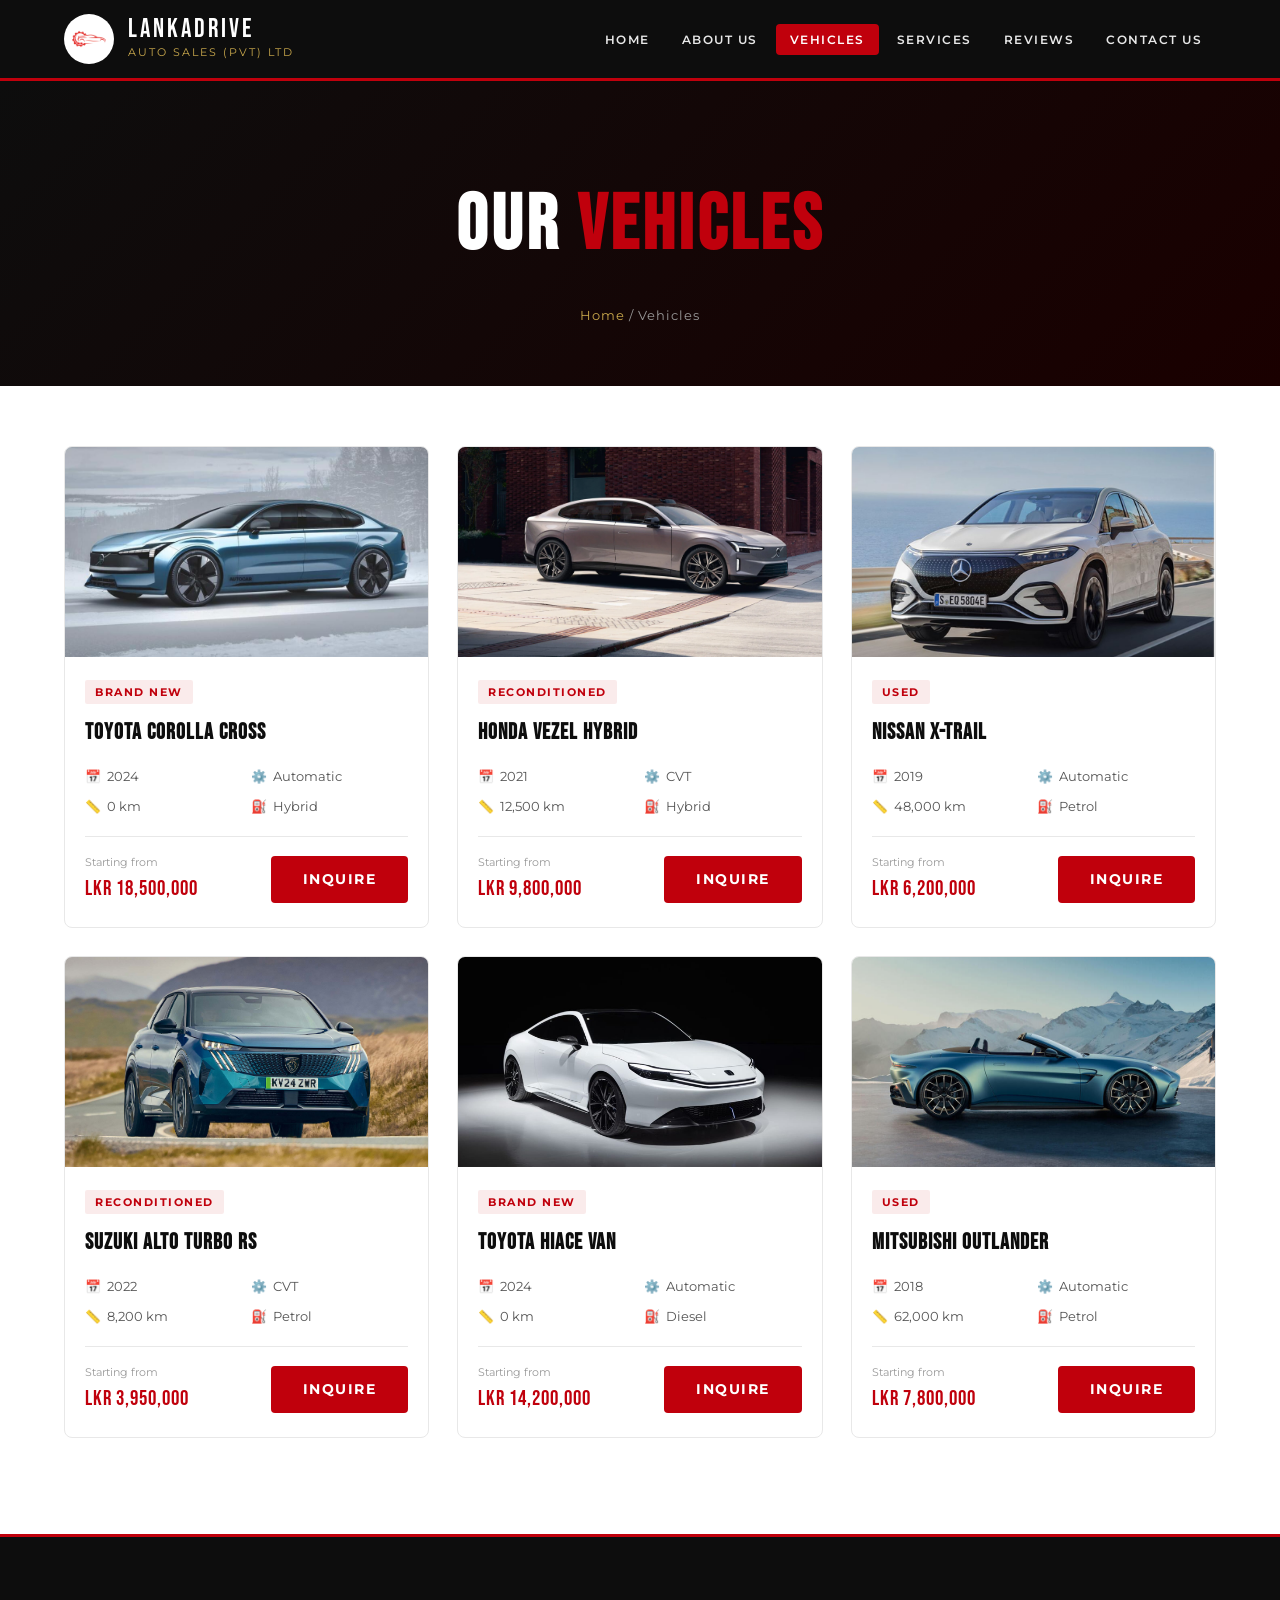
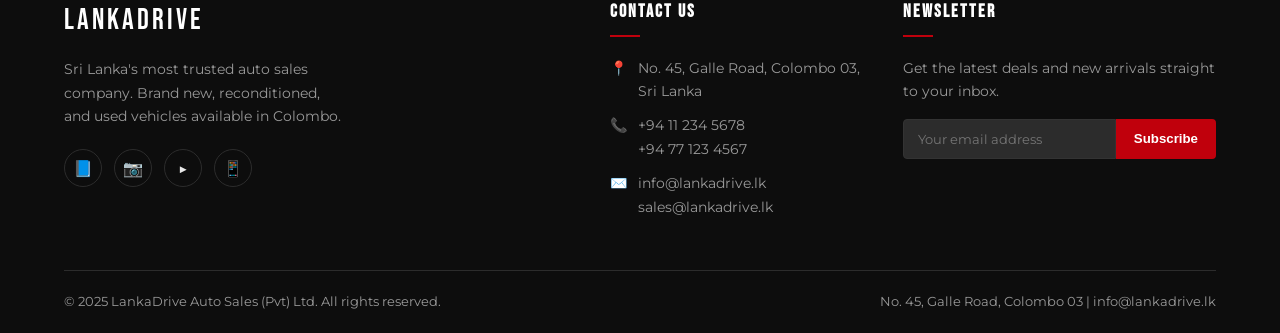
<file: vehicles.html>
<!DOCTYPE html>
<html lang="en">
<head>
  <meta charset="UTF-8" />
  <meta name="viewport" content="width=device-width, initial-scale=1.0" />
  <title>Vehicles — LankaDrive Auto Sales</title>
  <link rel="stylesheet" href="css/style.css" />
</head>
<body>

  <!-- ===== HEADER ===== -->
  <header>
    <div class="header-inner">
      <div class="logo-wrap">
        <div class="logo-icon"><img src="media/logo.webp" alt="LankaDrive Logo"></div>
        <div class="logo-text">
          <div class="brand">LankaDrive</div>
          <div class="tagline">Auto Sales (Pvt) Ltd</div>
        </div>
      </div>
      <nav>
        <ul>
          <li><a href="index.html">Home</a></li>
          <li><a href="about.html">About Us</a></li>
          <li><a href="vehicles.html" class="active">Vehicles</a></li>
          <li><a href="services.html">Services</a></li>
          <li><a href="reviews.html">Reviews</a></li>
          <li><a href="contact.html">Contact Us</a></li>
        </ul>
      </nav>
    </div>
  </header>

  <!-- ===== PAGE HERO ===== -->
  <section class="page-hero">
    <div class="container">
      <h1>Our <span>Vehicles</span></h1>
      <p class="breadcrumb"><a href="index.html">Home</a> / Vehicles</p>
    </div>
  </section>

  <!-- ===== VEHICLE LISTINGS ===== -->
  <section class="vehicles-section">
    <div class="container">
      <div class="vehicles-grid">

        <div class="vehicle-card">
          <div class="card-img"><img src="media/car1.jpg" alt="Toyota Corolla Cross"></div>
          <div class="card-body">
            <span class="card-badge">Brand New</span>
            <h3 class="card-title">Toyota Corolla Cross</h3>
            <div class="card-specs">
              <div class="spec-item"><span>📅</span> 2024</div>
              <div class="spec-item"><span>⚙️</span> Automatic</div>
              <div class="spec-item"><span>📏</span> 0 km</div>
              <div class="spec-item"><span>⛽</span> Hybrid</div>
            </div>
            <div class="card-footer">
              <div class="price">
                <small>Starting from</small>
                LKR 18,500,000
              </div>
              <a href="contact.html" class="btn btn-red">Inquire</a>
            </div>
          </div>
        </div>

        <div class="vehicle-card">
          <div class="card-img"><img src="media/car2.webp" alt="Honda Vezel Hybrid"></div>
          <div class="card-body">
            <span class="card-badge">Reconditioned</span>
            <h3 class="card-title">Honda Vezel Hybrid</h3>
            <div class="card-specs">
              <div class="spec-item"><span>📅</span> 2021</div>
              <div class="spec-item"><span>⚙️</span> CVT</div>
              <div class="spec-item"><span>📏</span> 12,500 km</div>
              <div class="spec-item"><span>⛽</span> Hybrid</div>
            </div>
            <div class="card-footer">
              <div class="price">
                <small>Starting from</small>
                LKR 9,800,000
              </div>
              <a href="contact.html" class="btn btn-red">Inquire</a>
            </div>
          </div>
        </div>

        <div class="vehicle-card">
          <div class="card-img"><img src="media/car3.jpg" alt="Nissan X-Trail"></div>
          <div class="card-body">
            <span class="card-badge">Used</span>
            <h3 class="card-title">Nissan X-Trail</h3>
            <div class="card-specs">
              <div class="spec-item"><span>📅</span> 2019</div>
              <div class="spec-item"><span>⚙️</span> Automatic</div>
              <div class="spec-item"><span>📏</span> 48,000 km</div>
              <div class="spec-item"><span>⛽</span> Petrol</div>
            </div>
            <div class="card-footer">
              <div class="price">
                <small>Starting from</small>
                LKR 6,200,000
              </div>
              <a href="contact.html" class="btn btn-red">Inquire</a>
            </div>
          </div>
        </div>

        <div class="vehicle-card">
          <div class="card-img"><img src="media/car4.jpg" alt="Suzuki Alto Turbo RS"></div>
          <div class="card-body">
            <span class="card-badge">Reconditioned</span>
            <h3 class="card-title">Suzuki Alto Turbo RS</h3>
            <div class="card-specs">
              <div class="spec-item"><span>📅</span> 2022</div>
              <div class="spec-item"><span>⚙️</span> CVT</div>
              <div class="spec-item"><span>📏</span> 8,200 km</div>
              <div class="spec-item"><span>⛽</span> Petrol</div>
            </div>
            <div class="card-footer">
              <div class="price">
                <small>Starting from</small>
                LKR 3,950,000
              </div>
              <a href="contact.html" class="btn btn-red">Inquire</a>
            </div>
          </div>
        </div>

        <div class="vehicle-card">
          <div class="card-img"><img src="media/car5.jpg" alt="Toyota HiAce Van"></div>
          <div class="card-body">
            <span class="card-badge">Brand New</span>
            <h3 class="card-title">Toyota HiAce Van</h3>
            <div class="card-specs">
              <div class="spec-item"><span>📅</span> 2024</div>
              <div class="spec-item"><span>⚙️</span> Automatic</div>
              <div class="spec-item"><span>📏</span> 0 km</div>
              <div class="spec-item"><span>⛽</span> Diesel</div>
            </div>
            <div class="card-footer">
              <div class="price">
                <small>Starting from</small>
                LKR 14,200,000
              </div>
              <a href="contact.html" class="btn btn-red">Inquire</a>
            </div>
          </div>
        </div>

        <div class="vehicle-card">
          <div class="card-img"><img src="media/car6.jpg" alt="Mitsubishi Outlander"></div>
          <div class="card-body">
            <span class="card-badge">Used</span>
            <h3 class="card-title">Mitsubishi Outlander</h3>
            <div class="card-specs">
              <div class="spec-item"><span>📅</span> 2018</div>
              <div class="spec-item"><span>⚙️</span> Automatic</div>
              <div class="spec-item"><span>📏</span> 62,000 km</div>
              <div class="spec-item"><span>⛽</span> Petrol</div>
            </div>
            <div class="card-footer">
              <div class="price">
                <small>Starting from</small>
                LKR 7,800,000
              </div>
              <a href="contact.html" class="btn btn-red">Inquire</a>
            </div>
          </div>
        </div>

      </div>
    </div>
  </section>

  <!-- ===== FOOTER ===== -->
  <footer>
    <div class="container">
      <div class="footer-grid">
        <div class="footer-brand">
          <div class="brand">LankaDrive</div>
          <p>Sri Lanka's most trusted auto sales company. Brand new, reconditioned, and used vehicles available in Colombo.</p>
          <div class="social-links">
            <a href="#" title="Facebook">📘</a>
            <a href="#" title="Instagram">📷</a>
            <a href="#" title="YouTube">▶️</a>
            <a href="#" title="WhatsApp">📱</a>
          </div>
        </div>
        <div class="footer-col">
          <h4>Contact Us</h4>
          <ul class="footer-contact">
            <li><span>📍</span><span>No. 45, Galle Road, Colombo 03, Sri Lanka</span></li>
            <li><span>📞</span><span>+94 11 234 5678<br>+94 77 123 4567</span></li>
            <li><span>✉️</span><span>info@lankadrive.lk<br>sales@lankadrive.lk</span></li>
          </ul>
        </div>
        <div class="footer-col">
          <h4>Newsletter</h4>
          <p style="font-size:0.85rem;color:var(--grey-light);margin-bottom:16px;">Get the latest deals and new arrivals straight to your inbox.</p>
          <form class="newsletter-form" onsubmit="return false;">
            <input type="email" placeholder="Your email address" />
            <button type="submit">Subscribe</button>
          </form>
        </div>
      </div>
      <div class="footer-bottom">
        <p>&copy; 2025 LankaDrive Auto Sales (Pvt) Ltd. All rights reserved.</p>
        <p>No. 45, Galle Road, Colombo 03 | info@lankadrive.lk</p>
      </div>
    </div>
  </footer>

</body>
</html>
</file>
<file: css/style.css>
/* ============================================
   LankaDrive Auto Sales — Main Stylesheet
   ============================================ */

@import url('https://fonts.googleapis.com/css2?family=Bebas+Neue&family=Montserrat:wght@300;400;500;600;700&family=Playfair+Display:ital,wght@0,700;1,400&display=swap');

/* ---------- CSS Variables ---------- */
:root {
  --red:       #C0000C;
  --red-dark:  #8B0008;
  --black:     #0D0D0D;
  --charcoal:  #1A1A1A;
  --grey-dark: #2C2C2C;
  --grey:      #555;
  --grey-light:#999;
  --silver:    #E8E8E8;
  --white:     #FFFFFF;
  --gold:      #C9A84C;

  --font-heading: 'Bebas Neue', sans-serif;
  --font-body:    'Montserrat', sans-serif;
  --font-serif:   'Playfair Display', serif;

  --radius: 4px;
  --shadow: 0 4px 24px rgba(0,0,0,0.18);
  --transition: 0.3s ease;
}

/* ---------- Reset & Base ---------- */
*, *::before, *::after { box-sizing: border-box; margin: 0; padding: 0; }

html { scroll-behavior: smooth; }

body {
  font-family: var(--font-body);
  background: var(--white);
  color: var(--black);
  font-size: 16px;
  line-height: 1.7;
}

img { max-width: 100%; display: block; }
a  { text-decoration: none; color: inherit; }
ul { list-style: none; }

.container {
  max-width: 1200px;
  margin: 0 auto;
  padding: 0 24px;
}

.section-title {
  font-family: var(--font-heading);
  font-size: clamp(2rem, 5vw, 3.5rem);
  letter-spacing: 2px;
  color: var(--black);
  margin-bottom: 8px;
}
.section-title span { color: var(--red); }

.section-sub {
  color: var(--grey);
  font-size: 0.95rem;
  margin-bottom: 48px;
  letter-spacing: 0.5px;
}

.divider {
  width: 60px; height: 3px;
  background: var(--red);
  margin: 12px 0 16px;
}

/* ---------- Buttons ---------- */
.btn {
  display: inline-block;
  padding: 12px 32px;
  font-family: var(--font-body);
  font-size: 0.85rem;
  font-weight: 700;
  letter-spacing: 1.5px;
  text-transform: uppercase;
  border: none;
  cursor: pointer;
  border-radius: var(--radius);
}
.btn-red   { background: var(--red); color: var(--white); }
.btn-outline {
  background: transparent;
  border: 2px solid var(--red);
  color: var(--red);
}
.btn-dark { background: var(--black); color: var(--white); }

/* ================================================
   HEADER
   ================================================ */
header {
  position: sticky;
  top: 0;
  z-index: 1000;
  background: var(--black);
  border-bottom: 3px solid var(--red);
}
.header-inner {
  display: flex;
  align-items: center;
  justify-content: space-between;
  padding: 14px 24px;
  max-width: 1200px;
  margin: 0 auto;
}
.logo-wrap {
  display: flex;
  align-items: center;
  gap: 14px;
}
.logo-icon {
  width: 50px; height: 50px;
  background: var(--red);
  border-radius: 50%;
  display: flex; align-items: center; justify-content: center;
  font-size: 1.6rem;
  flex-shrink: 0;
  overflow: hidden;
}
.logo-icon img { width: 100%; height: 100%; object-fit: cover; }
.logo-text .brand {
  font-family: var(--font-heading);
  font-size: 1.6rem;
  letter-spacing: 3px;
  color: var(--white);
  line-height: 1;
}
.logo-text .tagline {
  font-size: 0.68rem;
  color: var(--gold);
  letter-spacing: 2px;
  text-transform: uppercase;
}
nav ul {
  display: flex;
  gap: 4px;
}
nav ul li a {
  font-size: 0.78rem;
  font-weight: 600;
  letter-spacing: 1.5px;
  text-transform: uppercase;
  color: var(--silver);
  padding: 8px 14px;
  border-radius: var(--radius);
  transition: var(--transition);
}
nav ul li a:hover,
nav ul li a.active {
  background: var(--red);
  color: var(--white);
}

/* ================================================
   FOOTER
   ================================================ */
footer {
  background: var(--black);
  color: var(--silver);
  border-top: 3px solid var(--red);
  padding: 60px 0 0;
}
.footer-grid {
  display: grid;
  grid-template-columns: 2fr 1fr 1fr;
  gap: 40px;
  padding-bottom: 40px;
}
.footer-brand .brand {
  font-family: var(--font-heading);
  font-size: 1.8rem;
  color: var(--white);
  letter-spacing: 3px;
}
.footer-brand p {
  font-size: 0.88rem;
  color: var(--grey-light);
  margin: 12px 0 20px;
  max-width: 280px;
}
.social-links { display: flex; gap: 12px; }
.social-links a {
  width: 38px; height: 38px;
  border: 1px solid var(--grey-dark);
  border-radius: 50%;
  display: flex; align-items: center; justify-content: center;
  font-size: 1rem;
}

.footer-col h4 {
  font-family: var(--font-heading);
  letter-spacing: 2px;
  font-size: 1.1rem;
  color: var(--white);
  margin-bottom: 20px;
  position: relative;
}
.footer-col h4::after {
  content: '';
  display: block;
  width: 30px; height: 2px;
  background: var(--red);
  margin-top: 8px;
}
.footer-col ul li { margin-bottom: 10px; }
.footer-col ul li a {
  font-size: 0.88rem;
  color: var(--grey-light);
}
.footer-contact li {
  display: flex;
  gap: 10px;
  font-size: 0.88rem;
  color: var(--grey-light);
  margin-bottom: 12px;
}
.footer-contact li span:first-child { color: var(--red); flex-shrink: 0; }

.newsletter-form { display: flex; gap: 0; margin-top: 12px; }
.newsletter-form input {
  flex: 1;
  padding: 11px 14px;
  background: var(--grey-dark);
  border: 1px solid #333;
  color: var(--white);
  font-family: var(--font-body);
  font-size: 0.83rem;
  border-radius: var(--radius) 0 0 var(--radius);
  outline: none;
}
.newsletter-form button {
  padding: 11px 18px;
  background: var(--red);
  color: var(--white);
  border: none;
  cursor: pointer;
  font-size: 0.83rem;
  font-weight: 700;
  border-radius: 0 var(--radius) var(--radius) 0;
}

.footer-bottom {
  border-top: 1px solid var(--grey-dark);
  padding: 20px 0;
  display: flex;
  justify-content: space-between;
  align-items: center;
  font-size: 0.8rem;
  color: var(--grey-light);
}

/* ================================================
   HOME — HERO BANNER
   ================================================ */
.hero {
  min-height: 100vh;
  position: relative;
  display: flex;
  align-items: center;
  overflow: hidden;
}
.hero-bg {
  position: absolute;
  inset: 0;
  width: 100%;
  height: 100%;
  background-image: url('../media/banner.jpg');
  background-size: cover;
  background-position: center center;
  background-repeat: no-repeat;
  z-index: 0;
}
.hero::before {
  content: '';
  position: absolute;
  inset: 0;
  background: linear-gradient(
    105deg,
    rgba(5, 5, 10, 0.92) 0%,
    rgba(10, 10, 20, 0.78) 20%,
    rgba(5, 5, 10, 0.35) 100%
  );
  z-index: 1;
}
.hero-content {
  position: relative;
  z-index: 2;
  max-width: 620px;
  text-align: left;
  padding: 0 0 0 60px;
  margin: 0;
}
.hero-eyebrow {
  display: inline-block;
  font-size: 0.75rem;
  font-weight: 700;
  letter-spacing: 4px;
  text-transform: uppercase;
  color: var(--gold);
  background: rgba(201,168,76,0.12);
  border: 1px solid rgba(201,168,76,0.3);
  padding: 6px 16px;
  border-radius: 2px;
  margin-bottom: 24px;
}
.hero h1 {
  font-family: var(--font-heading);
  font-size: clamp(3.5rem, 9vw, 7rem);
  line-height: 0.95;
  letter-spacing: 3px;
  color: var(--white);
  margin-bottom: 24px;
}
.hero h1 .accent {
  color: var(--red);
  display: block;
}
.hero p {
  font-size: 1.05rem;
  color: var(--grey-light);
  margin-bottom: 40px;
  max-width: 480px;
}
.hero-btns {
  display: flex;
  gap: 16px;
  flex-wrap: wrap;
  justify-content: flex-start;
}

/* ================================================
   HOME — FEATURED VEHICLES
   ================================================ */
.featured-vehicles { padding: 96px 0; background: var(--white); }

.vehicles-grid {
  display: grid;
  grid-template-columns: repeat(auto-fit, minmax(300px, 1fr));
  gap: 28px;
}

/* Vehicle Card */
.vehicle-card {
  border: 1px solid var(--silver);
  border-radius: 8px;
  overflow: hidden;
  background: var(--white);
}
.card-img {
  width: 100%;
  height: 210px;
  overflow: hidden;
  background: #f0f0f0;
}
.card-img img {
  width: 100%;
  height: 100%;
  object-fit: cover;
  display: block;
}
.card-body { padding: 20px; }
.card-badge {
  display: inline-block;
  font-size: 0.68rem;
  font-weight: 700;
  letter-spacing: 1.5px;
  text-transform: uppercase;
  color: var(--red);
  background: rgba(192,0,12,0.08);
  padding: 3px 10px;
  border-radius: 2px;
  margin-bottom: 10px;
}
.card-title {
  font-family: var(--font-heading);
  font-size: 1.4rem;
  letter-spacing: 1px;
  margin-bottom: 14px;
}
.card-specs {
  display: grid;
  grid-template-columns: 1fr 1fr;
  gap: 8px;
  margin-bottom: 18px;
}
.spec-item {
  display: flex;
  align-items: center;
  gap: 6px;
  font-size: 0.8rem;
  color: var(--grey);
}
.card-footer {
  display: flex;
  align-items: center;
  justify-content: space-between;
  padding-top: 16px;
  border-top: 1px solid var(--silver);
}
.price {
  font-family: var(--font-heading);
  font-size: 1.3rem;
  letter-spacing: 1px;
  color: var(--red);
}
.price small {
  font-family: var(--font-body);
  font-size: 0.68rem;
  color: var(--grey-light);
  display: block;
  letter-spacing: 0;
  font-weight: 400;
}

/* ================================================
   HOME — PROMO SECTION
   ================================================ */
.promo-section {
  background: var(--black);
  padding: 80px 0;
  position: relative;
  overflow: hidden;
}
.promo-section::before {
  content: 'DRIVE';
  position: absolute;
  font-family: var(--font-heading);
  font-size: 20rem;
  color: rgba(255,255,255,0.02);
  top: 50%; left: 50%;
  transform: translate(-50%, -50%);
  letter-spacing: 20px;
  pointer-events: none;
}
.promo-inner {
  display: grid;
  grid-template-columns: 1fr 1fr;
  gap: 60px;
  align-items: center;
}
.promo-text h2 {
  font-family: var(--font-heading);
  font-size: clamp(2.5rem, 5vw, 4rem);
  color: var(--white);
  letter-spacing: 3px;
  margin-bottom: 20px;
  line-height: 1.1;
}
.promo-text h2 span { color: var(--red); }
.promo-text p { color: var(--grey-light); margin-bottom: 32px; }
.promo-features { display: flex; flex-direction: column; gap: 16px; }
.promo-feature {
  display: flex;
  align-items: flex-start;
  gap: 16px;
}
.promo-feature .icon {
  width: 42px; height: 42px;
  background: rgba(192,0,12,0.15);
  border: 1px solid rgba(192,0,12,0.3);
  border-radius: 4px;
  display: flex; align-items: center; justify-content: center;
  font-size: 1.1rem;
  flex-shrink: 0;
}
.promo-feature strong { display: block; color: var(--white); margin-bottom: 4px; font-size: 0.9rem; }
.promo-feature p { color: var(--grey-light); font-size: 0.85rem; margin: 0; }

/* ================================================
   HOME — GALLERY
   ================================================ */
.gallery-section { padding: 96px 0; background: var(--silver); }
.gallery-grid {
  display: grid;
  grid-template-columns: repeat(2, 1fr);
  grid-template-rows: repeat(2, 300px);
  gap: 12px;
}
.gallery-item {
  background: var(--grey-dark);
  border-radius: 6px;
  overflow: hidden;
}
.gallery-item img {
  width: 100%;
  height: 100%;
  object-fit: cover;
  display: block;
}

/* ================================================
   PAGE HERO (About / Vehicles / Services / etc.)
   ================================================ */
.page-hero {
  background: linear-gradient(135deg, var(--black) 0%, #1a0000 100%);
  padding: 80px 0 60px;
  text-align: center;
}
.page-hero h1 {
  font-family: var(--font-heading);
  font-size: clamp(2.5rem, 6vw, 5rem);
  letter-spacing: 4px;
  color: var(--white);
}
.page-hero h1 span { color: var(--red); }
.page-hero .breadcrumb {
  margin-top: 12px;
  font-size: 0.82rem;
  color: var(--grey-light);
  letter-spacing: 1px;
}
.page-hero .breadcrumb a { color: var(--gold); }

/* ================================================
   ABOUT PAGE
   ================================================ */
.about-intro { padding: 96px 0; }
.about-grid {
  display: grid;
  grid-template-columns: 1fr 1fr;
  gap: 64px;
  align-items: center;
}
.about-img-wrap { position: relative; }
.about-img-wrap .img-main {
  width: 100%; height: 400px;
  background: var(--grey-dark);
  border-radius: 8px;
  overflow: hidden;
}
.about-img-wrap .img-main img { width: 100%; height: 100%; object-fit: cover; }

.mv-section { padding: 80px 0; background: var(--charcoal); }
.mv-grid {
  display: grid;
  grid-template-columns: 1fr 1fr;
  gap: 32px;
}
.mv-card {
  background: var(--grey-dark);
  padding: 40px;
  border-radius: 8px;
  border-top: 4px solid var(--red);
}
.mv-card .icon { font-size: 2.5rem; margin-bottom: 20px; }
.mv-card h3 {
  font-family: var(--font-heading);
  letter-spacing: 2px;
  font-size: 1.6rem;
  color: var(--white);
  margin-bottom: 16px;
}
.mv-card p { color: var(--grey-light); font-size: 0.92rem; }

.why-choose { padding: 96px 0; }
.why-grid {
  display: grid;
  grid-template-columns: repeat(3, 1fr);
  gap: 32px;
  margin-top: 48px;
}
.why-card {
  padding: 36px 28px;
  border: 1px solid var(--silver);
  border-radius: 8px;
  text-align: center;
}
.why-card .icon { font-size: 2.5rem; margin-bottom: 16px; }
.why-card h4 {
  font-family: var(--font-heading);
  letter-spacing: 1.5px;
  font-size: 1.2rem;
  margin-bottom: 10px;
}
.why-card p { font-size: 0.88rem; color: var(--grey); }

/* ================================================
   VEHICLES PAGE
   ================================================ */
.vehicles-section { padding: 60px 0 96px; }

/* ================================================
   SERVICES PAGE
   ================================================ */
.services-section { padding: 96px 0; }
.services-grid {
  display: grid;
  grid-template-columns: repeat(3, 1fr);
  gap: 28px;
}
.service-card {
  padding: 40px 32px;
  border: 1px solid var(--silver);
  border-radius: 8px;
}
.service-icon {
  font-size: 2.8rem;
  margin-bottom: 20px;
  display: block;
}
.service-card h3 {
  font-family: var(--font-heading);
  letter-spacing: 1.5px;
  font-size: 1.3rem;
  margin-bottom: 12px;
}
.service-card p { font-size: 0.88rem; color: var(--grey); line-height: 1.7; }

/* ================================================
   REVIEWS PAGE
   ================================================ */
.reviews-section { padding: 96px 0; }
.reviews-grid {
  display: grid;
  grid-template-columns: repeat(3, 1fr);
  gap: 28px;
  margin-bottom: 60px;
}
.review-card {
  padding: 36px;
  border: 1px solid var(--silver);
  border-radius: 8px;
  position: relative;
}
.quote-mark {
  font-family: var(--font-serif);
  font-size: 5rem;
  color: var(--red);
  line-height: 0.6;
  margin-bottom: 16px;
  display: block;
  opacity: 0.5;
}
.stars { color: var(--gold); font-size: 1.1rem; margin-bottom: 14px; letter-spacing: 2px; }
.review-text { font-size: 0.92rem; color: var(--grey); margin-bottom: 24px; font-style: italic; line-height: 1.8; }
.reviewer { display: flex; align-items: center; gap: 14px; }
.reviewer-avatar {
  width: 48px; height: 48px;
  background: var(--red);
  border-radius: 50%;
  display: flex; align-items: center; justify-content: center;
  font-size: 1.3rem;
  color: var(--white);
  font-family: var(--font-heading);
  letter-spacing: 1px;
  flex-shrink: 0;
}
.reviewer-info strong { display: block; font-size: 0.9rem; }
.reviewer-info small { font-size: 0.78rem; color: var(--grey-light); }

.video-testimonial {
  background: var(--charcoal);
  border-radius: 12px;
  padding: 48px;
  margin-bottom: 32px;
}
.video-testimonial h3 {
  font-family: var(--font-heading);
  font-size: 1.6rem;
  letter-spacing: 2px;
  color: var(--white);
  margin-bottom: 24px;
}
.video-testimonial h3 span { color: var(--red); }

.audio-item {
  display: flex;
  align-items: center;
  gap: 16px;
  background: rgba(255,255,255,0.05);
  padding: 16px 20px;
  border-radius: 6px;
  margin-bottom: 12px;
}
.audio-item span:first-child { font-size: 1.4rem; }
.audio-item div strong { display: block; font-size: 0.88rem; color: var(--white); }
.audio-item div small { font-size: 0.78rem; color: var(--grey-light); }
audio { flex: 1; height: 36px; }

/* ================================================
   CONTACT PAGE
   ================================================ */
.contact-section { padding: 96px 0; }
.contact-layout {
  display: grid;
  grid-template-columns: 1fr 1.6fr;
  gap: 60px;
}
.contact-info h2 {
  font-family: var(--font-heading);
  font-size: 2.2rem;
  letter-spacing: 2px;
  margin-bottom: 8px;
}
.contact-info h2 span { color: var(--red); }
.contact-info > p { color: var(--grey); margin-bottom: 36px; font-size: 0.92rem; }
.info-item { display: flex; gap: 16px; margin-bottom: 28px; }
.info-icon {
  width: 46px; height: 46px;
  background: rgba(192,0,12,0.08);
  border: 1px solid rgba(192,0,12,0.2);
  border-radius: 4px;
  display: flex; align-items: center; justify-content: center;
  font-size: 1.2rem;
  flex-shrink: 0;
}
.info-item strong { display: block; font-size: 0.85rem; margin-bottom: 4px; }
.info-item p { font-size: 0.88rem; color: var(--grey); margin: 0; }

.inquiry-form {
  background: var(--white);
  border: 1px solid var(--silver);
  border-radius: 12px;
  padding: 48px;
}
.inquiry-form h3 {
  font-family: var(--font-heading);
  font-size: 1.8rem;
  letter-spacing: 2px;
  margin-bottom: 32px;
}
.form-grid { display: grid; grid-template-columns: 1fr 1fr; gap: 20px; }
.form-group { display: flex; flex-direction: column; gap: 8px; }
.form-group.full { grid-column: 1 / -1; }
.form-group label {
  font-size: 0.78rem;
  font-weight: 700;
  letter-spacing: 1px;
  text-transform: uppercase;
  color: var(--grey);
}
.form-group input,
.form-group select,
.form-group textarea {
  padding: 12px 16px;
  border: 1px solid var(--silver);
  border-radius: var(--radius);
  font-family: var(--font-body);
  font-size: 0.9rem;
  color: var(--black);
  outline: none;
  background: var(--white);
  transition: var(--transition);
}
.form-group input:focus,
.form-group select:focus,
.form-group textarea:focus {
  border-color: var(--red);
  box-shadow: 0 0 0 3px rgba(192,0,12,0.08);
}
.form-group textarea { resize: vertical; min-height: 120px; }

.radio-group { display: flex; flex-direction: column; gap: 10px; }
.radio-label, .checkbox-label {
  display: flex;
  align-items: center;
  gap: 10px;
  font-size: 0.9rem;
  cursor: pointer;
}
.radio-label input[type="radio"],
.checkbox-label input[type="checkbox"] {
  accent-color: var(--red);
  width: 16px; height: 16px;
  cursor: pointer;
  padding: 0;
  border: none;
}

/* ================================================
   UTILITIES
   ================================================ */
.text-center { text-align: center; }
.mt-48 { margin-top: 48px; }

/* ================================================
   RESPONSIVE
   ================================================ */
@media (max-width: 1024px) {
  .footer-grid { grid-template-columns: 1fr 1fr; }
  .promo-inner { grid-template-columns: 1fr; }
  .about-grid { grid-template-columns: 1fr; }
  .contact-layout { grid-template-columns: 1fr; }
  .gallery-grid { grid-template-columns: repeat(2, 1fr); }
}
@media (max-width: 768px) {
  nav { display: none; }
  .hero h1 { font-size: 3rem; }
  .hero-content { padding: 0 0 0 24px; }
  .vehicles-grid { grid-template-columns: 1fr; }
  .services-grid { grid-template-columns: 1fr; }
  .reviews-grid { grid-template-columns: 1fr; }
  .why-grid { grid-template-columns: 1fr; }
  .mv-grid { grid-template-columns: 1fr; }
  .form-grid { grid-template-columns: 1fr; }
  .footer-grid { grid-template-columns: 1fr; }
  .inquiry-form { padding: 24px; }
  .gallery-grid { grid-template-rows: repeat(2, 200px); }
}
</file>
